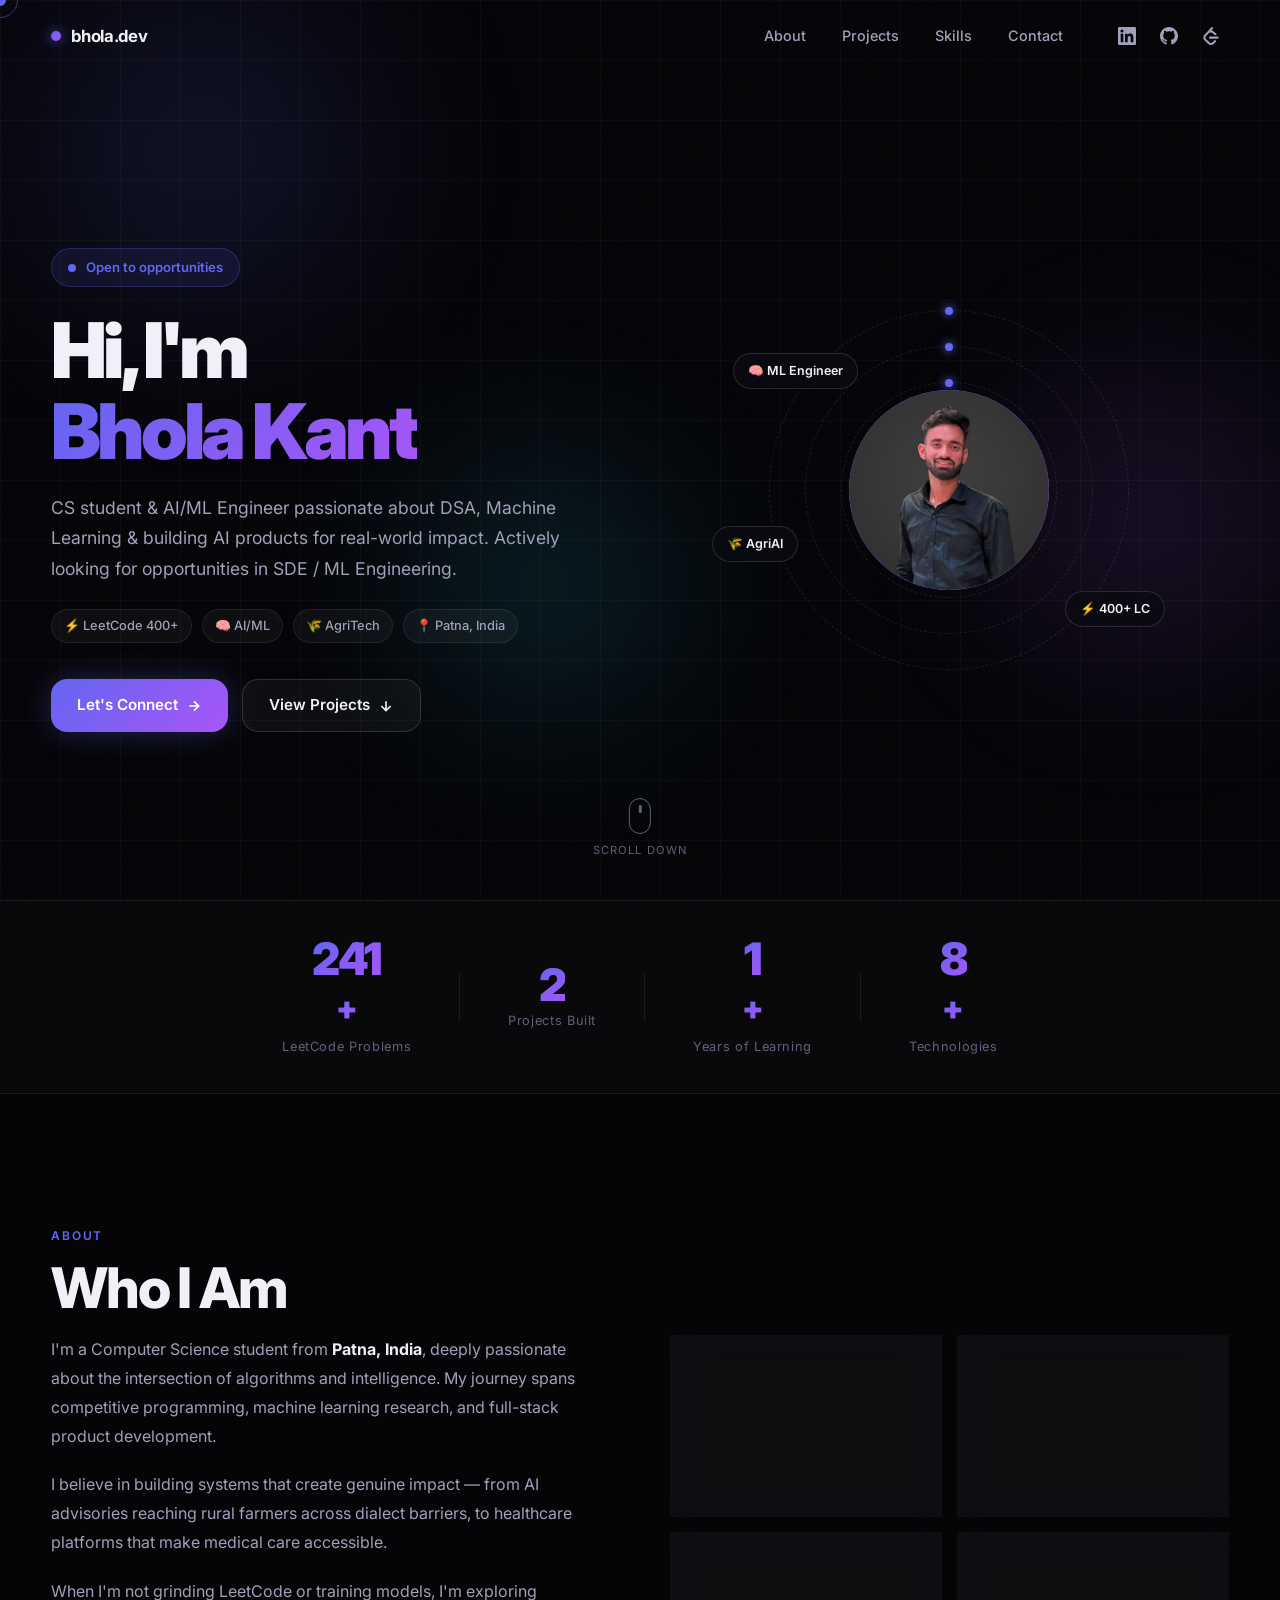
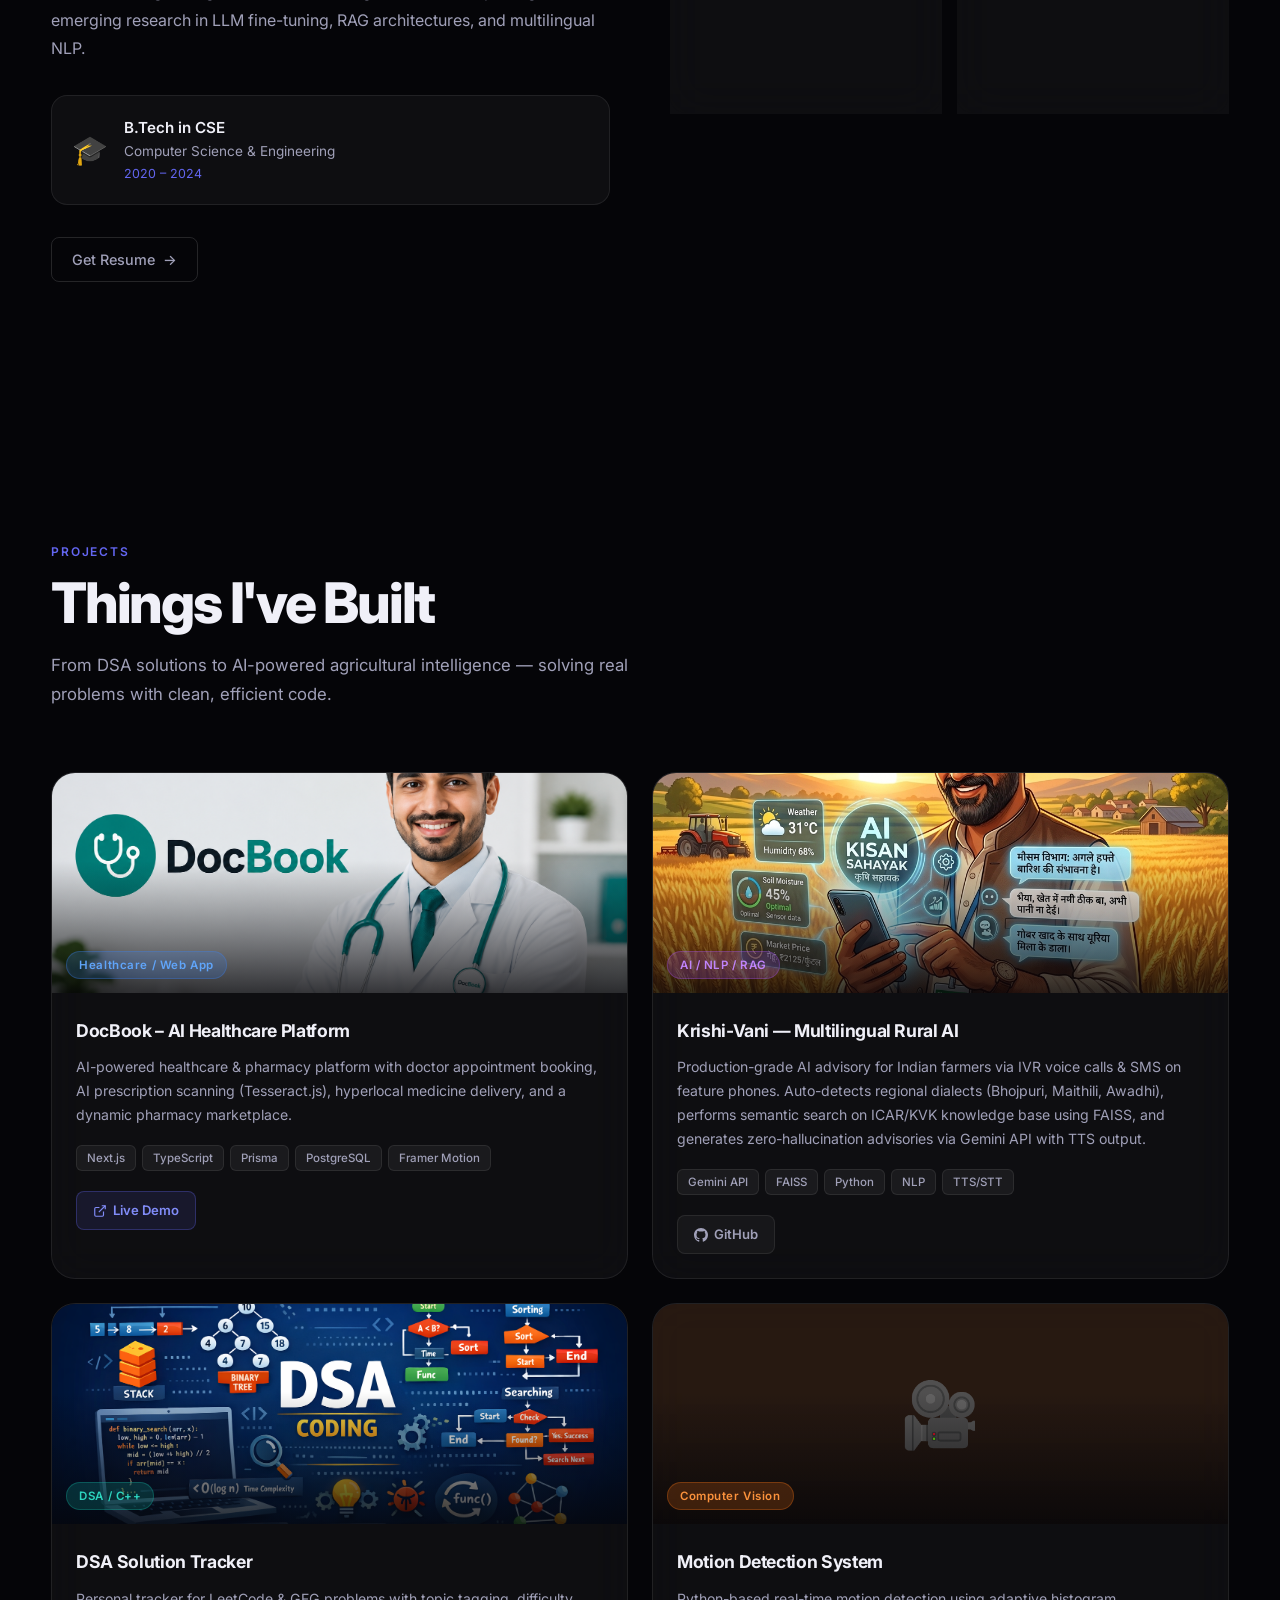
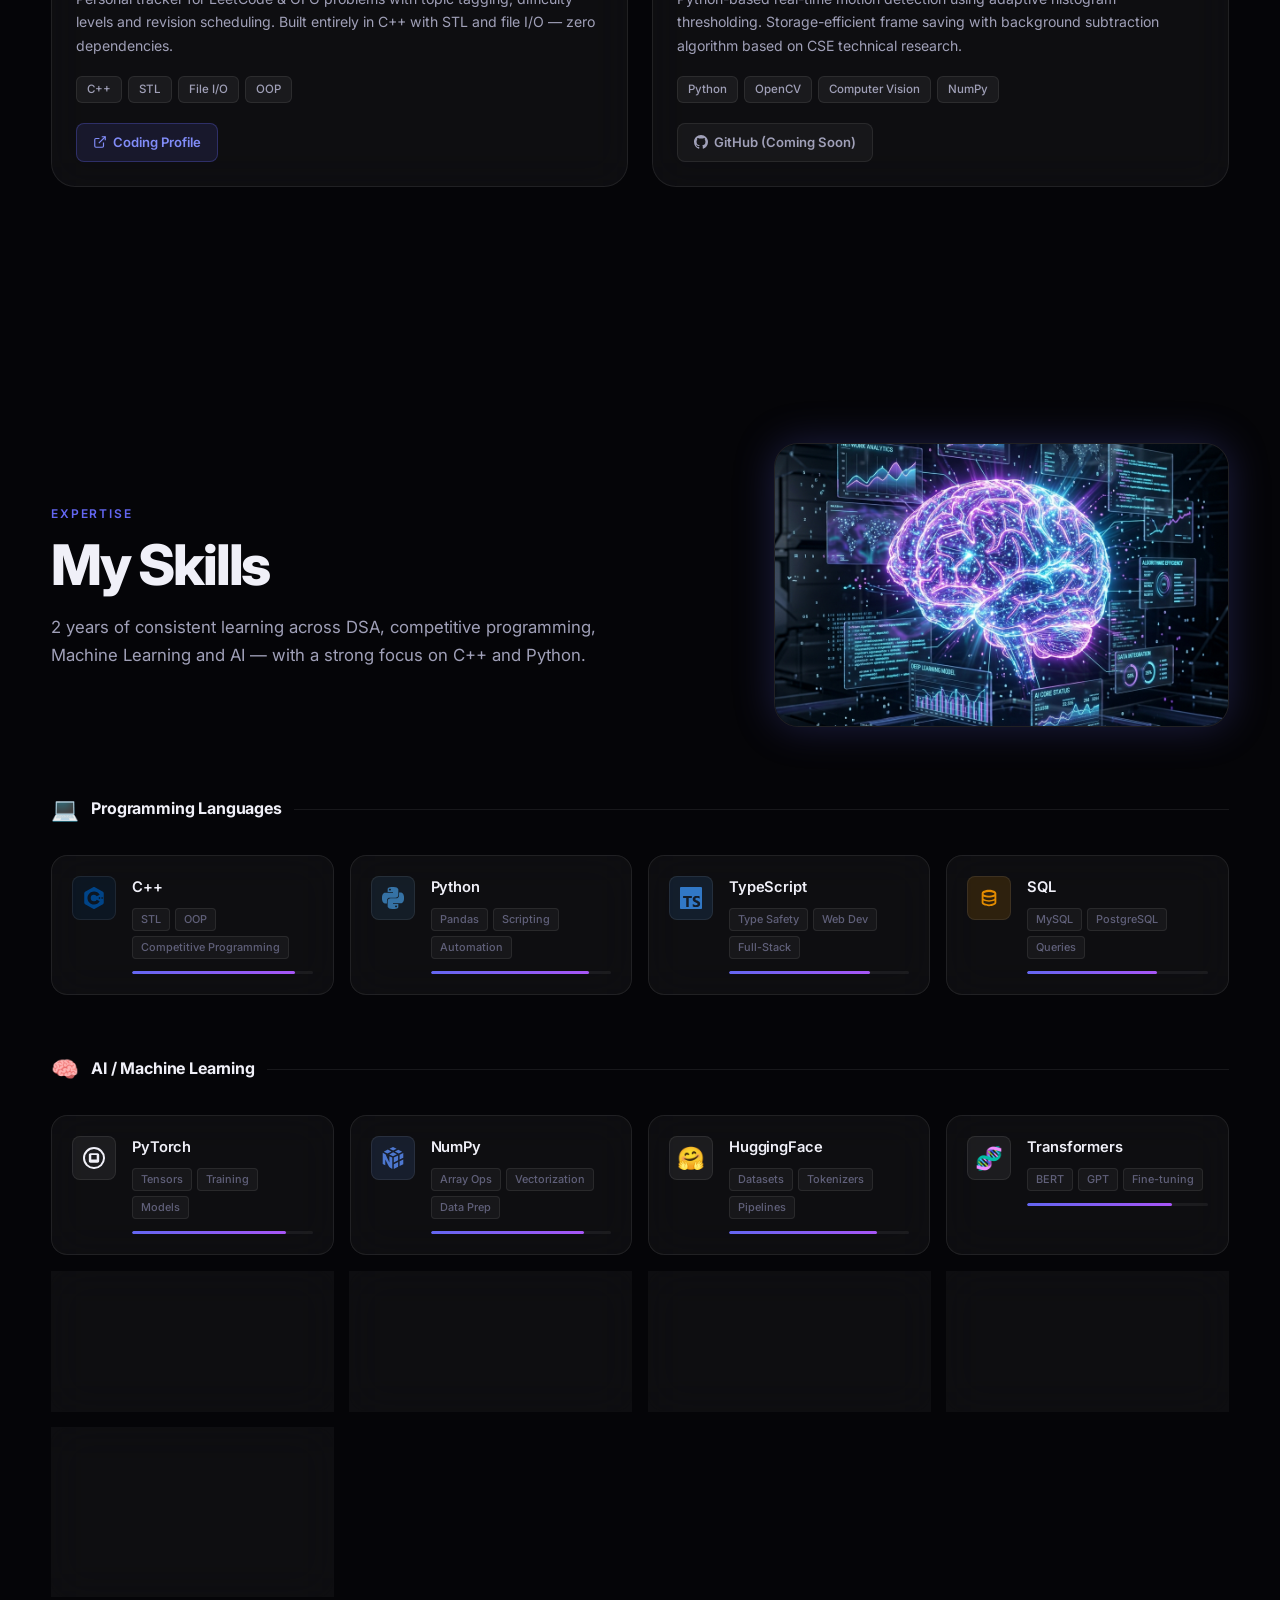
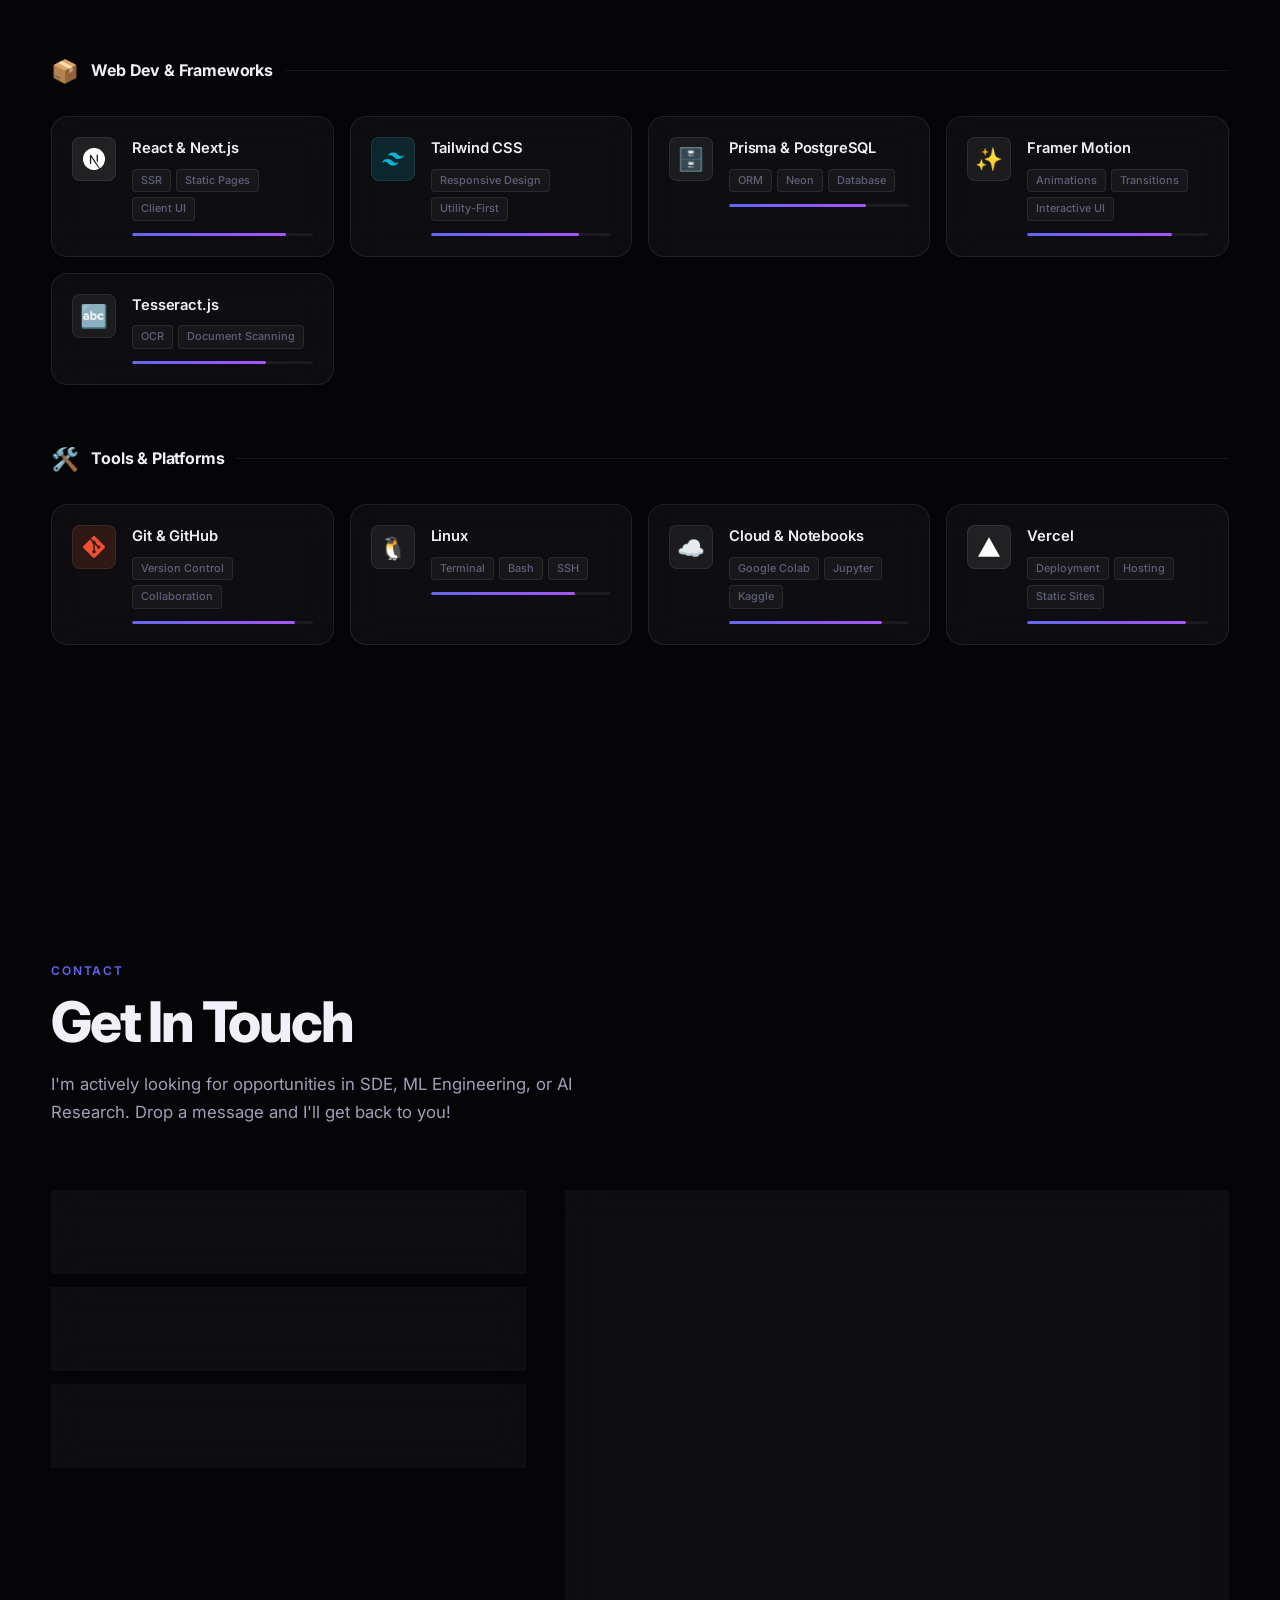
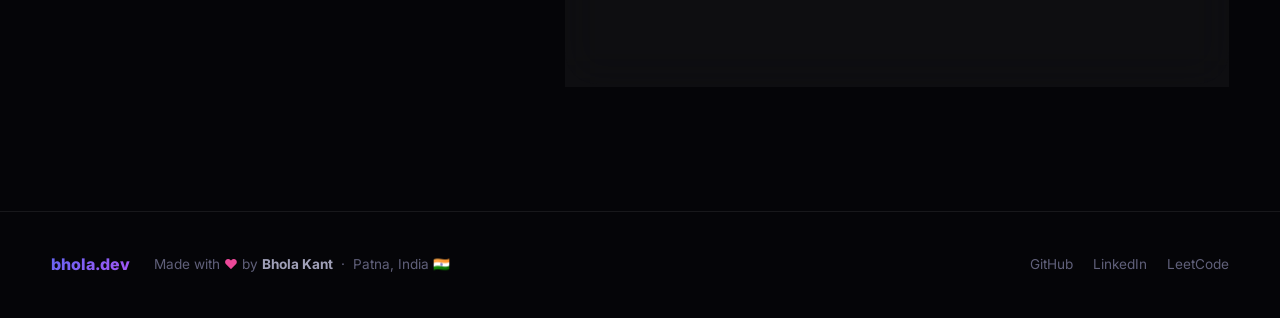
<file: index.html>
<!DOCTYPE html>
<html lang="en">
<head>
  <meta charset="UTF-8" />
  <meta name="viewport" content="width=device-width, initial-scale=1.0" />
  <title>Bhola Kant — AI/ML Engineer & SDE</title>
  <meta name="description" content="Bhola Kant — CS student & AI/ML Engineer passionate about DSA, Machine Learning & building AI products for real-world impact. Portfolio showcasing projects in NLP, Computer Vision, RAG, and LLM fine-tuning." />
  <meta name="keywords" content="Bhola Kant, AI Engineer, ML Engineer, SDE, Portfolio, NLP, Computer Vision, LLM, RAG, FAISS, Gemini API" />
  <meta name="author" content="Bhola Kant" />
  <meta property="og:title" content="Bhola Kant — AI/ML Engineer & SDE" />
  <meta property="og:description" content="CS student passionate about DSA, Machine Learning & building AI products for real-world impact." />
  <meta property="og:type" content="website" />
  <link rel="preconnect" href="https://fonts.googleapis.com" />
  <link rel="preconnect" href="https://fonts.gstatic.com" crossorigin />
  <link href="https://fonts.googleapis.com/css2?family=Inter:wght@300;400;500;600;700;800;900&family=JetBrains+Mono:wght@400;500;600;700&display=swap" rel="stylesheet" />
  <link rel="stylesheet" href="style.css" />
</head>
<body>

  <!-- CURSOR -->
  <div id="cursor" class="cursor"></div>
  <div id="cursor-follower" class="cursor-follower"></div>

  <!-- LOADING SCREEN -->
  <div id="loader" class="loader">
    <div class="loader-inner">
      <div class="loader-logo">BK</div>
      <div class="loader-bar"><div class="loader-fill"></div></div>
    </div>
  </div>

  <!-- AURORA BACKGROUND -->
  <div class="aurora-bg">
    <div class="aurora-blob aurora-1"></div>
    <div class="aurora-blob aurora-2"></div>
    <div class="aurora-blob aurora-3"></div>
  </div>
  <div class="grid-overlay"></div>
  <div class="noise-overlay"></div>

  <!-- NAVIGATION -->
  <nav id="nav" class="nav">
    <div class="nav-inner">
      <a href="#hero" class="nav-brand">
        <span class="brand-dot"></span>
        <span class="brand-text">bhola.dev</span>
      </a>
      <ul class="nav-links">
        <li><a href="#about" class="nav-link">About</a></li>
        <li><a href="#projects" class="nav-link">Projects</a></li>
        <li><a href="#skills" class="nav-link">Skills</a></li>
        <li><a href="#contact" class="nav-link">Contact</a></li>
      </ul>
      <div class="nav-actions">
        <a href="https://www.linkedin.com/in/bhola-kant-8728a21a1/" target="_blank" class="nav-icon-btn" title="LinkedIn" aria-label="LinkedIn">
          <svg viewBox="0 0 24 24" fill="currentColor"><path d="M20.447 20.452h-3.554v-5.569c0-1.328-.027-3.037-1.852-3.037-1.853 0-2.136 1.445-2.136 2.939v5.667H9.351V9h3.414v1.561h.046c.477-.9 1.637-1.85 3.37-1.85 3.601 0 4.267 2.37 4.267 5.455v6.286zM5.337 7.433a2.062 2.062 0 01-2.063-2.065 2.064 2.064 0 112.063 2.065zm1.782 13.019H3.555V9h3.564v11.452zM22.225 0H1.771C.792 0 0 .774 0 1.729v20.542C0 23.227.792 24 1.771 24h20.451C23.2 24 24 23.227 24 22.271V1.729C24 .774 23.2 0 22.222 0h.003z"/></svg>
        </a>
        <a href="https://github.com/BHOLA12" target="_blank" class="nav-icon-btn" title="GitHub" aria-label="GitHub">
          <svg viewBox="0 0 24 24" fill="currentColor"><path d="M12 0C5.374 0 0 5.373 0 12c0 5.302 3.438 9.8 8.207 11.387.599.111.793-.261.793-.577v-2.234c-3.338.726-4.033-1.416-4.033-1.416-.546-1.387-1.333-1.756-1.333-1.756-1.089-.745.083-.729.083-.729 1.205.084 1.839 1.237 1.839 1.237 1.07 1.834 2.807 1.304 3.492.997.107-.775.418-1.305.762-1.604-2.665-.305-5.467-1.334-5.467-5.931 0-1.311.469-2.381 1.236-3.221-.124-.303-.535-1.524.117-3.176 0 0 1.008-.322 3.301 1.23A11.509 11.509 0 0112 5.803c1.02.005 2.047.138 3.006.404 2.291-1.552 3.297-1.23 3.297-1.23.653 1.653.242 2.874.118 3.176.77.84 1.235 1.911 1.235 3.221 0 4.609-2.807 5.624-5.479 5.921.43.372.823 1.102.823 2.222v3.293c0 .319.192.694.801.576C20.566 21.797 24 17.3 24 12c0-6.627-5.373-12-12-12z"/></svg>
        </a>
        <a href="https://leetcode.com/u/kashyapbholakant/" target="_blank" class="nav-icon-btn lc-btn" title="LeetCode" aria-label="LeetCode">
          <svg viewBox="0 0 24 24" fill="currentColor"><path d="M13.483 0a1.374 1.374 0 0 0-.961.438L7.116 6.226l-3.854 4.126a5.266 5.266 0 0 0-1.209 2.104 5.35 5.35 0 0 0-.125.513 5.527 5.527 0 0 0 .062 2.362 5.83 5.83 0 0 0 .349 1.017 5.938 5.938 0 0 0 1.271 1.818l4.277 4.193.039.038c2.248 2.165 5.852 2.133 8.063-.074l2.396-2.392c.54-.54.54-1.414.003-1.955a1.378 1.378 0 0 0-1.951-.003l-2.396 2.392a3.021 3.021 0 0 1-4.205.038l-.02-.019-4.276-4.193c-.652-.64-.972-1.469-.948-2.263a2.68 2.68 0 0 1 .066-.523 2.545 2.545 0 0 1 .619-1.164L9.13 8.114c1.058-1.134 3.204-1.27 4.43-.278l3.501 2.831c.593.48 1.461.387 1.94-.207a1.384 1.384 0 0 0-.207-1.943l-3.5-2.831c-.8-.647-1.766-1.045-2.774-1.202l2.015-2.158A1.384 1.384 0 0 0 13.483 0zm-2.866 12.815a1.38 1.38 0 0 0-1.38 1.382 1.38 1.38 0 0 0 1.38 1.382H20.79a1.38 1.38 0 0 0 1.38-1.382 1.38 1.38 0 0 0-1.38-1.382z"/></svg>
        </a>
      </div>
      <button id="menu-toggle" class="menu-toggle" aria-label="Toggle menu">
        <span></span><span></span><span></span>
      </button>
    </div>
  </nav>
  <!-- MOBILE MENU -->
  <div id="mobile-menu" class="mobile-menu">
    <a href="#about" class="mobile-link">About</a>
    <a href="#projects" class="mobile-link">Projects</a>
    <a href="#skills" class="mobile-link">Skills</a>
    <a href="#contact" class="mobile-link">Contact</a>
  </div>

  <!-- ═══════════════════════════════════════ HERO ═══════════════════════════════════════ -->
  <section id="hero" class="hero">
    <div class="hero-container">
      <div class="hero-left">
        <div class="hero-badge reveal">
          <span class="badge-pulse"></span>
          <span>Open to opportunities</span>
        </div>
        <h1 class="hero-heading reveal delay-1">
          Hi, I'm<br>
          <span class="gradient-text">Bhola Kant</span>
        </h1>
        <p class="hero-sub reveal delay-2">
          CS student & AI/ML Engineer passionate about DSA, Machine Learning &amp; building AI products for real-world impact. Actively looking for opportunities in SDE / ML Engineering.
        </p>
        <div class="hero-tags reveal delay-3">
          <span class="htag">⚡ LeetCode 400+</span>
          <span class="htag">🧠 AI/ML</span>
          <span class="htag">🌾 AgriTech</span>
          <span class="htag">📍 Patna, India</span>
        </div>
        <div class="hero-ctas reveal delay-4">
          <a href="#contact" class="btn-primary magnetic" id="cta-connect">
            Let's Connect
            <svg width="16" height="16" viewBox="0 0 24 24" fill="none" stroke="currentColor" stroke-width="2.5"><path d="M5 12h14M12 5l7 7-7 7"/></svg>
          </a>
          <a href="#projects" class="btn-ghost magnetic" id="cta-projects">
            View Projects
            <svg width="16" height="16" viewBox="0 0 24 24" fill="none" stroke="currentColor" stroke-width="2.5"><path d="M12 5v14M5 12l7 7 7-7"/></svg>
          </a>
        </div>
      </div>
      <div class="hero-right reveal delay-2">
        <div class="photo-orbit">
          <div class="orbit-ring r1"><span class="o-dot"></span></div>
          <div class="orbit-ring r2"><span class="o-dot"></span></div>
          <div class="orbit-ring r3"><span class="o-dot"></span></div>
          <div class="photo-frame">
            <div class="photo-glow"></div>
            <img src="profile.jpeg" alt="Bhola Kant — AI/ML Engineer" class="photo-img" />
          </div>
          <!-- Floating chips -->
          <div class="float-chip chip-1">🧠 ML Engineer</div>
          <div class="float-chip chip-2">⚡ 400+ LC</div>
          <div class="float-chip chip-3">🌾 AgriAI</div>
        </div>
      </div>
    </div>
    <!-- Scroll indicator -->
    <div class="scroll-hint">
      <div class="scroll-mouse"><div class="scroll-wheel"></div></div>
      <span>scroll down</span>
    </div>
  </section>

  <!-- ══════════════════════════════════════ STATS ══════════════════════════════════════ -->
  <section class="stats-strip reveal">
    <div class="stats-inner">
      <div class="stat-item">
        <span class="stat-num" data-target="400">0</span><span class="stat-plus">+</span>
        <span class="stat-label">LeetCode Problems</span>
      </div>
      <div class="stat-divider"></div>
      <div class="stat-item">
        <span class="stat-num" data-target="4">0</span>
        <span class="stat-label">Projects Built</span>
      </div>
      <div class="stat-divider"></div>
      <div class="stat-item">
        <span class="stat-num" data-target="2">0</span><span class="stat-plus">+</span>
        <span class="stat-label">Years of Learning</span>
      </div>
      <div class="stat-divider"></div>
      <div class="stat-item">
        <span class="stat-num" data-target="15">0</span><span class="stat-plus">+</span>
        <span class="stat-label">Technologies</span>
      </div>
    </div>
  </section>

  <!-- ══════════════════════════════════════ ABOUT ══════════════════════════════════════ -->
  <section id="about" class="about-sec">
    <div class="section-container">
      <div class="section-label reveal">About</div>
      <h2 class="section-title reveal delay-1">Who I Am</h2>
      <div class="about-grid">
        <div class="about-text reveal delay-2">
          <p>I'm a Computer Science student from <strong>Patna, India</strong>, deeply passionate about the intersection of algorithms and intelligence. My journey spans competitive programming, machine learning research, and full-stack product development.</p>
          <p>I believe in building systems that create genuine impact — from AI advisories reaching rural farmers across dialect barriers, to healthcare platforms that make medical care accessible.</p>
          <p>When I'm not grinding LeetCode or training models, I'm exploring emerging research in LLM fine-tuning, RAG architectures, and multilingual NLP.</p>
          <div class="about-edu">
            <div class="edu-card reveal delay-3">
              <div class="edu-icon">🎓</div>
              <div>
                <div class="edu-degree">B.Tech in CSE</div>
                <div class="edu-school">Computer Science & Engineering</div>
                <div class="edu-year">2020 – 2024</div>
              </div>
            </div>
          </div>
          <a href="#contact" class="btn-outline magnetic">Get Resume &nbsp;→</a>
        </div>
        <div class="about-cards reveal delay-3">
          <div class="info-card glass">
            <div class="info-icon">🎯</div>
            <div class="info-title">Focus Areas</div>
            <div class="info-body">AI/ML Engineering, NLP, RAG Systems, Full-Stack Dev, Competitive Programming</div>
          </div>
          <div class="info-card glass">
            <div class="info-icon">📍</div>
            <div class="info-title">Location</div>
            <div class="info-body">Patna, Bihar, India 🇮🇳<br>Open to Remote & Relocation</div>
          </div>
          <div class="info-card glass">
            <div class="info-icon">🚀</div>
            <div class="info-title">Looking For</div>
            <div class="info-body">SDE / ML Engineering internships & full-time roles</div>
          </div>
          <div class="info-card glass">
            <div class="info-icon">⚡</div>
            <div class="info-title">Currently</div>
            <div class="info-body">Building Krishi-Vani — multilingual rural AI platform powered by Gemini API</div>
          </div>
        </div>
      </div>
    </div>
  </section>

  <!-- ════════════════════════════════════ PROJECTS ════════════════════════════════════ -->
  <section id="projects" class="projects-sec">
    <div class="section-container">
      <div class="section-label reveal">Projects</div>
      <h2 class="section-title reveal delay-1">Things I've Built</h2>
      <p class="section-sub reveal delay-2">From DSA solutions to AI-powered agricultural intelligence — solving real problems with clean, efficient code.</p>
      <div class="projects-grid">

        <!-- DocBook -->
        <div class="proj-card glass reveal delay-1" data-tilt>
          <div class="proj-thumb thumb-blue">
            <img src="docbook-doctor.png" alt="DocBook AI Healthcare Platform" class="proj-img-cover" />
            <div class="proj-thumb-overlay"></div>
            <div class="proj-badge badge-blue">Healthcare / Web App</div>
          </div>
          <div class="proj-body">
            <h3 class="proj-title">DocBook – AI Healthcare Platform</h3>
            <p class="proj-desc">AI-powered healthcare &amp; pharmacy platform with doctor appointment booking, AI prescription scanning (Tesseract.js), hyperlocal medicine delivery, and a dynamic pharmacy marketplace.</p>
            <div class="proj-stack">
              <span class="stack-chip">Next.js</span>
              <span class="stack-chip">TypeScript</span>
              <span class="stack-chip">Prisma</span>
              <span class="stack-chip">PostgreSQL</span>
              <span class="stack-chip">Framer Motion</span>
            </div>
            <div class="proj-actions">
              <a href="https://doctor-booking-git-main-bhola12s-projects.vercel.app/" target="_blank" class="proj-btn btn-live">
                <svg width="14" height="14" viewBox="0 0 24 24" fill="none" stroke="currentColor" stroke-width="2"><path d="M18 13v6a2 2 0 0 1-2 2H5a2 2 0 0 1-2-2V8a2 2 0 0 1 2-2h6"/><polyline points="15 3 21 3 21 9"/><line x1="10" y1="14" x2="21" y2="3"/></svg>
                Live Demo
              </a>
            </div>
          </div>
        </div>

        <!-- Krishi-Vani -->
        <div class="proj-card glass reveal delay-2" data-tilt>
          <div class="proj-thumb thumb-purple">
            <img src="krishi_vani.png" alt="Krishi-Vani Multilingual Rural AI Platform" class="proj-img-cover" />
            <div class="proj-thumb-overlay"></div>
            <div class="proj-badge badge-purple">AI / NLP / RAG</div>
          </div>
          <div class="proj-body">
            <h3 class="proj-title">Krishi-Vani — Multilingual Rural AI</h3>
            <p class="proj-desc">Production-grade AI advisory for Indian farmers via IVR voice calls &amp; SMS on feature phones. Auto-detects regional dialects (Bhojpuri, Maithili, Awadhi), performs semantic search on ICAR/KVK knowledge base using FAISS, and generates zero-hallucination advisories via Gemini API with TTS output.</p>
            <div class="proj-stack">
              <span class="stack-chip">Gemini API</span>
              <span class="stack-chip">FAISS</span>
              <span class="stack-chip">Python</span>
              <span class="stack-chip">NLP</span>
              <span class="stack-chip">TTS/STT</span>
            </div>
            <div class="proj-actions">
              <a href="https://github.com/BHOLA12/krishi" target="_blank" class="proj-btn btn-github">
                <svg width="14" height="14" viewBox="0 0 24 24" fill="currentColor"><path d="M12 0C5.374 0 0 5.373 0 12c0 5.302 3.438 9.8 8.207 11.387.599.111.793-.261.793-.577v-2.234c-3.338.726-4.033-1.416-4.033-1.416-.546-1.387-1.333-1.756-1.333-1.756-1.089-.745.083-.729.083-.729 1.205.084 1.839 1.237 1.839 1.237 1.07 1.834 2.807 1.304 3.492.997.107-.775.418-1.305.762-1.604-2.665-.305-5.467-1.334-5.467-5.931 0-1.311.469-2.381 1.236-3.221-.124-.303-.535-1.524.117-3.176 0 0 1.008-.322 3.301 1.23A11.509 11.509 0 0112 5.803c1.02.005 2.047.138 3.006.404 2.291-1.552 3.297-1.23 3.297-1.23.653 1.653.242 2.874.118 3.176.77.84 1.235 1.911 1.235 3.221 0 4.609-2.807 5.624-5.479 5.921.43.372.823 1.102.823 2.222v3.293c0 .319.192.694.801.576C20.566 21.797 24 17.3 24 12c0-6.627-5.373-12-12-12z"/></svg>
                GitHub
              </a>
            </div>
          </div>
        </div>

        <!-- DSA Tracker -->
        <div class="proj-card glass reveal delay-3" data-tilt>
          <div class="proj-thumb thumb-teal">
            <img src="dsa-project.png" alt="DSA Solution Tracker" class="proj-img-cover" />
            <div class="proj-thumb-overlay"></div>
            <div class="proj-badge badge-teal">DSA / C++</div>
          </div>
          <div class="proj-body">
            <h3 class="proj-title">DSA Solution Tracker</h3>
            <p class="proj-desc">Personal tracker for LeetCode &amp; GFG problems with topic tagging, difficulty levels and revision scheduling. Built entirely in C++ with STL and file I/O — zero dependencies.</p>
            <div class="proj-stack">
              <span class="stack-chip">C++</span>
              <span class="stack-chip">STL</span>
              <span class="stack-chip">File I/O</span>
              <span class="stack-chip">OOP</span>
            </div>
            <div class="proj-actions">
              <a href="https://codolio.com/profile/BHOLa" target="_blank" class="proj-btn btn-live">
                <svg width="14" height="14" viewBox="0 0 24 24" fill="none" stroke="currentColor" stroke-width="2"><path d="M18 13v6a2 2 0 0 1-2 2H5a2 2 0 0 1-2-2V8a2 2 0 0 1 2-2h6"/><polyline points="15 3 21 3 21 9"/><line x1="10" y1="14" x2="21" y2="3"/></svg>
                Coding Profile
              </a>
            </div>
          </div>
        </div>

        <!-- Motion Detection -->
        <div class="proj-card glass reveal delay-4" data-tilt>
          <div class="proj-thumb thumb-orange">
            <div class="proj-emoji-cover">🎥</div>
            <div class="proj-thumb-overlay"></div>
            <div class="proj-badge badge-orange">Computer Vision</div>
          </div>
          <div class="proj-body">
            <h3 class="proj-title">Motion Detection System</h3>
            <p class="proj-desc">Python-based real-time motion detection using adaptive histogram thresholding. Storage-efficient frame saving with background subtraction algorithm based on CSE technical research.</p>
            <div class="proj-stack">
              <span class="stack-chip">Python</span>
              <span class="stack-chip">OpenCV</span>
              <span class="stack-chip">Computer Vision</span>
              <span class="stack-chip">NumPy</span>
            </div>
            <div class="proj-actions">
              <a href="#" class="proj-btn btn-github">
                <svg width="14" height="14" viewBox="0 0 24 24" fill="currentColor"><path d="M12 0C5.374 0 0 5.373 0 12c0 5.302 3.438 9.8 8.207 11.387.599.111.793-.261.793-.577v-2.234c-3.338.726-4.033-1.416-4.033-1.416-.546-1.387-1.333-1.756-1.333-1.756-1.089-.745.083-.729.083-.729 1.205.084 1.839 1.237 1.839 1.237 1.07 1.834 2.807 1.304 3.492.997.107-.775.418-1.305.762-1.604-2.665-.305-5.467-1.334-5.467-5.931 0-1.311.469-2.381 1.236-3.221-.124-.303-.535-1.524.117-3.176 0 0 1.008-.322 3.301 1.23A11.509 11.509 0 0112 5.803c1.02.005 2.047.138 3.006.404 2.291-1.552 3.297-1.23 3.297-1.23.653 1.653.242 2.874.118 3.176.77.84 1.235 1.911 1.235 3.221 0 4.609-2.807 5.624-5.479 5.921.43.372.823 1.102.823 2.222v3.293c0 .319.192.694.801.576C20.566 21.797 24 17.3 24 12c0-6.627-5.373-12-12-12z"/></svg>
                GitHub (Coming Soon)
              </a>
            </div>
          </div>
        </div>

      </div>
    </div>
  </section>

  <!-- ════════════════════════════════════ SKILLS ════════════════════════════════════ -->
  <section id="skills" class="skills-sec">
    <div class="section-container">
      <div class="skills-header-grid">
        <div class="skills-header-left">
          <div class="section-label reveal">Expertise</div>
          <h2 class="section-title reveal delay-1">My Skills</h2>
          <p class="section-sub reveal delay-2" style="margin-bottom: 0;">2 years of consistent learning across DSA, competitive programming, Machine Learning and AI — with a strong focus on C++ and Python.</p>
        </div>
        <div class="skills-header-right reveal delay-3">
          <div class="skills-visual-box glass" data-tilt>
            <img src="skills_visual.png" alt="AI & ML Neural Network Visual" />
          </div>
        </div>
      </div>

      <!-- Languages -->
      <div class="skill-category reveal">
        <div class="skill-cat-header">
          <span class="cat-icon">💻</span>
          <h3 class="cat-title">Programming Languages</h3>
          <div class="cat-line"></div>
        </div>
        <div class="skill-grid">
          <div class="skill-card glass" style="--bar:90%">
            <div class="sk-icon-wrap sk-cpp">
              <svg viewBox="0 0 24 24" fill="currentColor"><path d="M22.394 6c-.167-.29-.398-.543-.652-.69L12.926.22c-.509-.294-1.34-.294-1.848 0L2.26 5.31c-.508.293-.923 1.013-.923 1.6v10.18c0 .294.104.62.271.91.167.29.398.543.652.69l8.816 5.09c.508.293 1.34.293 1.848 0l8.816-5.09c.254-.147.485-.4.652-.69.167-.29.27-.616.27-.91V6.91c.003-.294-.1-.62-.268-.91zM12 19.11c-3.92 0-7.109-3.19-7.109-7.11 0-3.92 3.19-7.11 7.109-7.11a7.133 7.133 0 016.156 3.553l-3.076 1.78a3.567 3.567 0 00-3.08-1.78A3.555 3.555 0 008.444 12 3.555 3.555 0 0012 15.555a3.57 3.57 0 003.08-1.778l3.077 1.78A7.135 7.135 0 0112 19.11zm7.11-6.715h-.79v.79h-.79v-.79h-.79v-.79h.79v-.79h.79v.79h.79zm2.962 0h-.79v.79h-.79v-.79h-.79v-.79h.79v-.79h.79v.79h.79z"/></svg>
            </div>
            <div class="sk-content">
              <div class="sk-name">C++</div>
              <div class="sk-chips"><span>STL</span><span>OOP</span><span>Competitive Programming</span></div>
              <div class="sk-bar"><div class="sk-fill"></div></div>
            </div>
          </div>
          <div class="skill-card glass" style="--bar:88%">
            <div class="sk-icon-wrap sk-python">
              <svg viewBox="0 0 24 24" fill="currentColor"><path d="M14.25.18l.9.2.73.26.59.3.45.32.34.34.25.34.16.33.1.3.04.26.02.2-.01.13V8.5l-.05.63-.13.55-.21.46-.26.38-.3.31-.33.25-.35.19-.35.14-.33.1-.3.07-.26.04-.21.02H8.77l-.69.05-.59.14-.5.22-.41.27-.33.32-.27.35-.2.36-.15.37-.1.35-.07.32-.04.27-.02.21v3.06H3.17l-.21-.03-.28-.07-.32-.12-.35-.18-.36-.26-.36-.36-.35-.46-.32-.59-.28-.73-.21-.88-.14-1.05-.05-1.23.06-1.22.16-1.04.24-.87.32-.71.36-.57.4-.44.42-.33.42-.24.4-.16.36-.1.32-.05.24-.01h.16l.06.01h8.16v-.83H6.18l-.01-2.75-.02-.37.05-.34.11-.31.17-.28.25-.26.31-.23.38-.2.44-.18.51-.15.58-.12.64-.1.71-.06.77-.04.84-.02 1.27.05 1.07.13zm-6.3 1.98l-.23.33-.08.41.08.41.23.34.33.22.41.09.41-.09.33-.22.23-.34.08-.41-.08-.41-.23-.33-.33-.22-.41-.09-.41.09zm13.09 3.95l.28.06.32.12.35.18.36.27.36.35.35.47.32.59.28.73.21.88.14 1.04.05 1.23-.06 1.23-.16 1.04-.24.86-.32.71-.36.57-.4.45-.42.33-.42.24-.4.16-.36.09-.32.05-.24.02-.16-.01h-8.22v.82h5.84l.01 2.76.02.36-.05.34-.11.31-.17.29-.25.25-.31.24-.38.2-.44.17-.51.15-.58.13-.64.09-.71.07-.77.04-.84.01-1.27-.04-1.07-.14-.9-.2-.73-.25-.59-.3-.45-.33-.34-.34-.25-.34-.16-.33-.1-.3-.04-.25-.02-.2.01-.13v-5.34l.05-.64.13-.54.21-.46.26-.38.3-.32.33-.24.35-.2.35-.14.33-.1.3-.06.26-.04.21-.02.13-.01h5.84l.69-.05.59-.14.5-.21.41-.28.33-.32.27-.35.2-.36.15-.36.1-.35.07-.32.04-.28.02-.21V6.07h2.09l.14.01.21.03zm-6.47 14.25l-.23.33-.08.41.08.41.23.33.33.23.41.08.41-.08.33-.23.23-.33.08-.41-.08-.41-.23-.33-.33-.23-.41-.08-.41.08z"/></svg>
            </div>
            <div class="sk-content">
              <div class="sk-name">Python</div>
              <div class="sk-chips"><span>Pandas</span><span>Scripting</span><span>Automation</span></div>
              <div class="sk-bar"><div class="sk-fill"></div></div>
            </div>
          </div>
          <div class="skill-card glass" style="--bar:78%">
            <div class="sk-icon-wrap sk-ts">
              <svg viewBox="0 0 24 24" fill="currentColor"><path d="M1.125 0C.502 0 0 .502 0 1.125v21.75C0 23.498.502 24 1.125 24h21.75c.623 0 1.125-.502 1.125-1.125V1.125C24 .502 23.498 0 22.875 0zm17.363 9.75c.612 0 1.154.037 1.627.111a6.38 6.38 0 0 1 1.306.34v2.458a3.95 3.95 0 0 0-.643-.361 5.093 5.093 0 0 0-.717-.26 5.453 5.453 0 0 0-1.426-.2c-.3 0-.573.028-.819.086a2.1 2.1 0 0 0-.623.242c-.17.104-.3.229-.393.374a.888.888 0 0 0-.14.49c0 .196.053.373.156.529.104.156.252.304.443.444s.423.276.696.41c.273.135.582.274.926.416.47.197.892.407 1.266.628.374.222.695.473.963.753.268.279.472.598.614.957.142.359.214.776.214 1.253 0 .657-.125 1.21-.373 1.656a3.033 3.033 0 0 1-1.012 1.085 4.38 4.38 0 0 1-1.487.596c-.566.12-1.163.18-1.79.18a9.916 9.916 0 0 1-1.84-.164 5.544 5.544 0 0 1-1.512-.493v-2.63a5.033 5.033 0 0 0 3.237 1.2c.333 0 .624-.03.872-.09.249-.06.456-.144.623-.25.166-.108.29-.234.373-.38a1.023 1.023 0 0 0-.074-1.089 2.12 2.12 0 0 0-.537-.5 5.597 5.597 0 0 0-.807-.444 27.72 27.72 0 0 0-1.007-.436c-.918-.383-1.602-.852-2.053-1.405-.45-.553-.676-1.222-.676-2.005 0-.614.123-1.141.369-1.582.246-.441.58-.804 1.004-1.089a4.494 4.494 0 0 1 1.47-.629 7.536 7.536 0 0 1 1.77-.201zm-15.113.188h9.563v2.166H9.506v9.646H6.789v-9.646H3.375z"/></svg>
            </div>
            <div class="sk-content">
              <div class="sk-name">TypeScript</div>
              <div class="sk-chips"><span>Type Safety</span><span>Web Dev</span><span>Full-Stack</span></div>
              <div class="sk-bar"><div class="sk-fill"></div></div>
            </div>
          </div>
          <div class="skill-card glass" style="--bar:72%">
            <div class="sk-icon-wrap sk-sql">
              <svg viewBox="0 0 24 24" fill="currentColor"><path d="M12 3C7.58 3 4 4.79 4 7v10c0 2.21 3.59 4 8 4s8-1.79 8-4V7c0-2.21-3.58-4-8-4zm6 14c0 .5-2.13 2-6 2s-6-1.5-6-2v-2.23c1.61.78 3.72 1.23 6 1.23s4.39-.45 6-1.23V17zm0-4.5c0 .5-2.13 2-6 2s-6-1.5-6-2v-2.23C7.61 11.05 9.72 11.5 12 11.5s4.39-.45 6-1.23V12.5zM12 9.5C8.13 9.5 6 8 6 7.5S8.13 5.5 12 5.5 18 7 18 7.5 15.87 9.5 12 9.5z"/></svg>
            </div>
            <div class="sk-content">
              <div class="sk-name">SQL</div>
              <div class="sk-chips"><span>MySQL</span><span>PostgreSQL</span><span>Queries</span></div>
              <div class="sk-bar"><div class="sk-fill"></div></div>
            </div>
          </div>
        </div>
      </div>

      <!-- AI / ML -->
      <div class="skill-category reveal">
        <div class="skill-cat-header">
          <span class="cat-icon">🧠</span>
          <h3 class="cat-title">AI / Machine Learning</h3>
          <div class="cat-line"></div>
        </div>
        <div class="skill-grid">
          <div class="skill-card glass" style="--bar:85%">
            <div class="sk-icon-wrap sk-pt">
              <svg viewBox="0 0 24 24" fill="currentColor"><path d="M12.005.004a12 12 0 100 24 12 12 0 000-24zm-.004 2.16a9.84 9.84 0 110 19.68 9.84 9.84 0 010-19.68zM8.15 6.898c-.986 0-1.785.8-1.785 1.785v6.634c0 .986.8 1.785 1.785 1.785h7.7c.986 0 1.785-.8 1.785-1.785V8.683c0-.985-.8-1.785-1.785-1.785zm.893 1.786h5.914v5.022H9.043z"/></svg>
            </div>
            <div class="sk-content">
              <div class="sk-name">PyTorch</div>
              <div class="sk-chips"><span>Tensors</span><span>Training</span><span>Models</span></div>
              <div class="sk-bar"><div class="sk-fill"></div></div>
            </div>
          </div>
          <div class="skill-card glass" style="--bar:85%">
            <div class="sk-icon-wrap sk-numpy">
              <svg viewBox="0 0 128 128" fill="currentColor">
                <path d="m55.012 26.006-21.38-10.789L10.154 26.93l21.969 11.027Zm9.808 4.951L87.241 42.28 63.982 53.955l-22-11.043Zm29.948-15.581 23.037 11.552L97.2 37.272 74.735 25.938ZM84.853 10.4 64.113 0 43.598 10.24 64.97 21.014ZM68.64 99.702V128l25.122-12.537-.023-28.31ZM93.727 77.27l-.028-28.012-25.06 12.458V89.74Zm30.158-5.246v28.41l-21.43 10.69-.017-28.279zm0-9.935V34.25l-21.47 10.673.016 28.068z"/>
                <path d="m59.77 61.716-16.918-8.512V89.97s-20.7-44.033-22.612-47.99c-.246-.513-1.263-1.07-1.522-1.209-3.731-1.947-14.603-7.45-14.603-7.45v64.977l15.04 8.063V72.382s20.478 39.346 20.689 39.78c.214.429 2.257 4.57 4.459 6.028 2.92 1.939 15.458 9.477 15.458 9.477z"/>
              </svg>
            </div>
            <div class="sk-content">
              <div class="sk-name">NumPy</div>
              <div class="sk-chips"><span>Array Ops</span><span>Vectorization</span><span>Data Prep</span></div>
              <div class="sk-bar"><div class="sk-fill"></div></div>
            </div>
          </div>
          <div class="skill-card glass" style="--bar:82%">
            <div class="sk-icon-wrap sk-hf">🤗</div>
            <div class="sk-content">
              <div class="sk-name">HuggingFace</div>
              <div class="sk-chips"><span>Datasets</span><span>Tokenizers</span><span>Pipelines</span></div>
              <div class="sk-bar"><div class="sk-fill"></div></div>
            </div>
          </div>
          <div class="skill-card glass" style="--bar:80%">
            <div class="sk-icon-wrap sk-tr">🧬</div>
            <div class="sk-content">
              <div class="sk-name">Transformers</div>
              <div class="sk-chips"><span>BERT</span><span>GPT</span><span>Fine-tuning</span></div>
              <div class="sk-bar"><div class="sk-fill"></div></div>
            </div>
          </div>
          <div class="skill-card glass" style="--bar:88%">
            <div class="sk-icon-wrap sk-llm">🔬</div>
            <div class="sk-content">
              <div class="sk-name">LLM Fine-tuning</div>
              <div class="sk-chips"><span>QLoRA</span><span>Unsloth</span><span>PEFT</span><span>RAG</span></div>
              <div class="sk-bar"><div class="sk-fill"></div></div>
            </div>
          </div>
          <div class="skill-card glass" style="--bar:84%">
            <div class="sk-icon-wrap sk-nlp">🗣️</div>
            <div class="sk-content">
              <div class="sk-name">NLP &amp; Speech AI</div>
              <div class="sk-chips"><span>Translation</span><span>TTS/STT</span><span>Dialect Detection</span></div>
              <div class="sk-bar"><div class="sk-fill"></div></div>
            </div>
          </div>
          <div class="skill-card glass" style="--bar:86%">
            <div class="sk-icon-wrap sk-rag">🤖</div>
            <div class="sk-content">
              <div class="sk-name">LLM Integration &amp; RAG</div>
              <div class="sk-chips"><span>Gemini API</span><span>Prompt Eng.</span><span>FAISS</span></div>
              <div class="sk-bar"><div class="sk-fill"></div></div>
            </div>
          </div>
          <div class="skill-card glass" style="--bar:83%">
            <div class="sk-icon-wrap sk-dsa">⚡</div>
            <div class="sk-content">
              <div class="sk-name">DSA &amp; Problem Solving</div>
              <div class="sk-chips"><span>Arrays</span><span>Trees</span><span>Graphs</span><span>DP</span></div>
              <div class="sk-bar"><div class="sk-fill"></div></div>
            </div>
          </div>
          <div class="skill-card glass" style="--bar:78%">
            <div class="sk-icon-wrap sk-faiss">🔍</div>
            <div class="sk-content">
              <div class="sk-name">FAISS &amp; Vector Search</div>
              <div class="sk-chips"><span>Vector DB</span><span>Semantic Retrieval</span><span>Embeddings</span></div>
              <div class="sk-bar"><div class="sk-fill"></div></div>
            </div>
          </div>
        </div>
      </div>

      <!-- Web Dev & Frameworks -->
      <div class="skill-category reveal">
        <div class="skill-cat-header">
          <span class="cat-icon">📦</span>
          <h3 class="cat-title">Web Dev &amp; Frameworks</h3>
          <div class="cat-line"></div>
        </div>
        <div class="skill-grid">
          <div class="skill-card glass" style="--bar:85%">
            <div class="sk-icon-wrap sk-next">
              <svg viewBox="0 0 24 24" fill="currentColor"><path d="M11.572 0c-.176 0-.31.001-.358.007a19.76 19.76 0 0 1-.364.033C7.443.346 4.25 2.185 2.228 5.012a11.875 11.875 0 0 0-2.119 5.243c-.096.659-.108.854-.108 1.747s.012 1.089.108 1.748c.652 4.506 3.86 8.292 8.209 9.695.779.25 1.6.422 2.534.525.363.04 1.935.04 2.299 0 1.611-.178 2.977-.577 4.323-1.264.207-.106.247-.134.219-.158-.02-.013-.9-1.193-1.955-2.62l-1.919-2.592-2.404-3.558a338.739 338.739 0 0 0-2.422-3.556c-.009-.002-.018 1.579-.023 3.51-.007 3.38-.01 3.515-.052 3.595a.426.426 0 0 1-.206.214c-.075.037-.14.044-.495.044H7.81l-.108-.068a.438.438 0 0 1-.157-.171l-.05-.106.006-4.703.007-4.705.072-.092a.645.645 0 0 1 .174-.143c.096-.047.134-.051.54-.051.478 0 .558.018.682.154.035.038 1.337 1.999 2.895 4.361a10760.433 10760.433 0 0 0 4.735 7.17l1.9 2.879.096-.063a12.317 12.317 0 0 0 2.466-2.163 11.944 11.944 0 0 0 2.824-6.134c.096-.66.108-.854.108-1.748 0-.893-.012-1.088-.108-1.747-.652-4.506-3.859-8.292-8.208-9.695a12.597 12.597 0 0 0-2.499-.523A33.119 33.119 0 0 0 11.573 0zm4.069 7.217c.347 0 .408.005.486.047a.473.473 0 0 1 .237.277c.018.06.023 1.365.018 4.304l-.006 4.218-.744-1.14-.746-1.14v-3.066c0-1.982.01-3.097.023-3.15a.478.478 0 0 1 .233-.296c.096-.05.13-.054.5-.054z"/></svg>
            </div>
            <div class="sk-content">
              <div class="sk-name">React &amp; Next.js</div>
              <div class="sk-chips"><span>SSR</span><span>Static Pages</span><span>Client UI</span></div>
              <div class="sk-bar"><div class="sk-fill"></div></div>
            </div>
          </div>
          <div class="skill-card glass" style="--bar:82%">
            <div class="sk-icon-wrap sk-tw">
              <svg viewBox="0 0 24 24" fill="currentColor"><path d="M12.001 4.8c-3.2 0-5.2 1.6-6 4.8 1.2-1.6 2.6-2.2 4.2-1.8.913.228 1.565.89 2.288 1.624C13.666 10.618 15.027 12 18.001 12c3.2 0 5.2-1.6 6-4.8-1.2 1.6-2.6 2.2-4.2 1.8-.913-.228-1.565-.89-2.288-1.624C16.337 6.182 14.976 4.8 12.001 4.8zm-6 7.2c-3.2 0-5.2 1.6-6 4.8 1.2-1.6 2.6-2.2 4.2-1.8.913.228 1.565.89 2.288 1.624 1.177 1.194 2.538 2.576 5.512 2.576 3.2 0 5.2-1.6 6-4.8-1.2 1.6-2.6 2.2-4.2 1.8-.913-.228-1.565-.89-2.288-1.624C10.337 13.382 8.976 12 6.001 12z"/></svg>
            </div>
            <div class="sk-content">
              <div class="sk-name">Tailwind CSS</div>
              <div class="sk-chips"><span>Responsive Design</span><span>Utility-First</span></div>
              <div class="sk-bar"><div class="sk-fill"></div></div>
            </div>
          </div>
          <div class="skill-card glass" style="--bar:76%">
            <div class="sk-icon-wrap sk-prisma">🗄️</div>
            <div class="sk-content">
              <div class="sk-name">Prisma &amp; PostgreSQL</div>
              <div class="sk-chips"><span>ORM</span><span>Neon</span><span>Database</span></div>
              <div class="sk-bar"><div class="sk-fill"></div></div>
            </div>
          </div>
          <div class="skill-card glass" style="--bar:80%">
            <div class="sk-icon-wrap sk-fm">✨</div>
            <div class="sk-content">
              <div class="sk-name">Framer Motion</div>
              <div class="sk-chips"><span>Animations</span><span>Transitions</span><span>Interactive UI</span></div>
              <div class="sk-bar"><div class="sk-fill"></div></div>
            </div>
          </div>
          <div class="skill-card glass" style="--bar:74%">
            <div class="sk-icon-wrap sk-tess">🔤</div>
            <div class="sk-content">
              <div class="sk-name">Tesseract.js</div>
              <div class="sk-chips"><span>OCR</span><span>Document Scanning</span></div>
              <div class="sk-bar"><div class="sk-fill"></div></div>
            </div>
          </div>
        </div>
      </div>

      <!-- Tools & Platforms -->
      <div class="skill-category reveal">
        <div class="skill-cat-header">
          <span class="cat-icon">🛠️</span>
          <h3 class="cat-title">Tools &amp; Platforms</h3>
          <div class="cat-line"></div>
        </div>
        <div class="skill-grid">
          <div class="skill-card glass" style="--bar:90%">
            <div class="sk-icon-wrap sk-git">
              <svg viewBox="0 0 24 24" fill="currentColor"><path d="M23.546 10.93L13.067.452c-.604-.603-1.582-.603-2.188 0L8.708 2.627l2.76 2.76c.645-.215 1.379-.07 1.889.441.516.515.658 1.258.438 1.9l2.658 2.66c.645-.223 1.387-.078 1.9.435.721.72.721 1.884 0 2.604-.719.719-1.881.719-2.6 0-.539-.541-.674-1.337-.404-1.996L12.86 8.955v6.525c.176.086.342.203.488.348.713.721.713 1.883 0 2.6-.719.721-1.889.721-2.609 0-.719-.719-.719-1.879 0-2.598.182-.18.387-.316.605-.406V8.835c-.217-.091-.424-.222-.6-.401-.545-.545-.676-1.342-.396-2.009L7.636 3.7.45 10.881c-.6.605-.6 1.584 0 2.189l10.48 10.477c.604.604 1.582.604 2.186 0l10.43-10.43c.605-.603.605-1.582 0-2.187"/></svg>
            </div>
            <div class="sk-content">
              <div class="sk-name">Git &amp; GitHub</div>
              <div class="sk-chips"><span>Version Control</span><span>Collaboration</span></div>
              <div class="sk-bar"><div class="sk-fill"></div></div>
            </div>
          </div>
          <div class="skill-card glass" style="--bar:80%">
            <div class="sk-icon-wrap sk-linux">🐧</div>
            <div class="sk-content">
              <div class="sk-name">Linux</div>
              <div class="sk-chips"><span>Terminal</span><span>Bash</span><span>SSH</span></div>
              <div class="sk-bar"><div class="sk-fill"></div></div>
            </div>
          </div>
          <div class="skill-card glass" style="--bar:85%">
            <div class="sk-icon-wrap sk-cloud">☁️</div>
            <div class="sk-content">
              <div class="sk-name">Cloud &amp; Notebooks</div>
              <div class="sk-chips"><span>Google Colab</span><span>Jupyter</span><span>Kaggle</span></div>
              <div class="sk-bar"><div class="sk-fill"></div></div>
            </div>
          </div>
          <div class="skill-card glass" style="--bar:88%">
            <div class="sk-icon-wrap sk-vercel">
              <svg viewBox="0 0 24 24" fill="currentColor"><path d="M24 22.525H0l12-21.05 12 21.05z"/></svg>
            </div>
            <div class="sk-content">
              <div class="sk-name">Vercel</div>
              <div class="sk-chips"><span>Deployment</span><span>Hosting</span><span>Static Sites</span></div>
              <div class="sk-bar"><div class="sk-fill"></div></div>
            </div>
          </div>
        </div>
      </div>
    </div>
  </section>

  <!-- ════════════════════════════════════ CONTACT ════════════════════════════════════ -->
  <section id="contact" class="contact-sec">
    <div class="section-container">
      <div class="section-label reveal">Contact</div>
      <h2 class="section-title reveal delay-1">Get In Touch</h2>
      <p class="section-sub reveal delay-2">I'm actively looking for opportunities in SDE, ML Engineering, or AI Research. Drop a message and I'll get back to you!</p>
      <div class="contact-grid">
        <div class="contact-socials reveal delay-1">
          <a href="https://www.linkedin.com/in/bhola-kant-8728a21a1/" target="_blank" class="social-card glass">
            <svg class="social-icon" viewBox="0 0 24 24" fill="currentColor"><path d="M20.447 20.452h-3.554v-5.569c0-1.328-.027-3.037-1.852-3.037-1.853 0-2.136 1.445-2.136 2.939v5.667H9.351V9h3.414v1.561h.046c.477-.9 1.637-1.85 3.37-1.85 3.601 0 4.267 2.37 4.267 5.455v6.286zM5.337 7.433a2.062 2.062 0 01-2.063-2.065 2.064 2.064 0 112.063 2.065zm1.782 13.019H3.555V9h3.564v11.452zM22.225 0H1.771C.792 0 0 .774 0 1.729v20.542C0 23.227.792 24 1.771 24h20.451C23.2 24 24 23.227 24 22.271V1.729C24 .774 23.2 0 22.222 0h.003z"/></svg>
            <div>
              <div class="social-name">LinkedIn</div>
              <div class="social-handle">bhola-kant</div>
            </div>
            <svg class="social-arrow" viewBox="0 0 24 24" fill="none" stroke="currentColor" stroke-width="2"><path d="M5 12h14M12 5l7 7-7 7"/></svg>
          </a>
          <a href="https://github.com/BHOLA12" target="_blank" class="social-card glass">
            <svg class="social-icon" viewBox="0 0 24 24" fill="currentColor"><path d="M12 0C5.374 0 0 5.373 0 12c0 5.302 3.438 9.8 8.207 11.387.599.111.793-.261.793-.577v-2.234c-3.338.726-4.033-1.416-4.033-1.416-.546-1.387-1.333-1.756-1.333-1.756-1.089-.745.083-.729.083-.729 1.205.084 1.839 1.237 1.839 1.237 1.07 1.834 2.807 1.304 3.492.997.107-.775.418-1.305.762-1.604-2.665-.305-5.467-1.334-5.467-5.931 0-1.311.469-2.381 1.236-3.221-.124-.303-.535-1.524.117-3.176 0 0 1.008-.322 3.301 1.23A11.509 11.509 0 0112 5.803c1.02.005 2.047.138 3.006.404 2.291-1.552 3.297-1.23 3.297-1.23.653 1.653.242 2.874.118 3.176.77.84 1.235 1.911 1.235 3.221 0 4.609-2.807 5.624-5.479 5.921.43.372.823 1.102.823 2.222v3.293c0 .319.192.694.801.576C20.566 21.797 24 17.3 24 12c0-6.627-5.373-12-12-12z"/></svg>
            <div>
              <div class="social-name">GitHub</div>
              <div class="social-handle">BHOLA12</div>
            </div>
            <svg class="social-arrow" viewBox="0 0 24 24" fill="none" stroke="currentColor" stroke-width="2"><path d="M5 12h14M12 5l7 7-7 7"/></svg>
          </a>
          <a href="https://leetcode.com/u/kashyapbholakant/" target="_blank" class="social-card glass">
            <svg class="social-icon" viewBox="0 0 24 24" fill="currentColor"><path d="M13.483 0a1.374 1.374 0 0 0-.961.438L7.116 6.226l-3.854 4.126a5.266 5.266 0 0 0-1.209 2.104 5.35 5.35 0 0 0-.125.513 5.527 5.527 0 0 0 .062 2.362 5.83 5.83 0 0 0 .349 1.017 5.938 5.938 0 0 0 1.271 1.818l4.277 4.193.039.038c2.248 2.165 5.852 2.133 8.063-.074l2.396-2.392c.54-.54.54-1.414.003-1.955a1.378 1.378 0 0 0-1.951-.003l-2.396 2.392a3.021 3.021 0 0 1-4.205.038l-.02-.019-4.276-4.193c-.652-.64-.972-1.469-.948-2.263a2.68 2.68 0 0 1 .066-.523 2.545 2.545 0 0 1 .619-1.164L9.13 8.114c1.058-1.134 3.204-1.27 4.43-.278l3.501 2.831c.593.48 1.461.387 1.94-.207a1.384 1.384 0 0 0-.207-1.943l-3.5-2.831c-.8-.647-1.766-1.045-2.774-1.202l2.015-2.158A1.384 1.384 0 0 0 13.483 0zm-2.866 12.815a1.38 1.38 0 0 0-1.38 1.382 1.38 1.38 0 0 0 1.38 1.382H20.79a1.38 1.38 0 0 0 1.38-1.382 1.38 1.38 0 0 0-1.38-1.382z"/></svg>
            <div>
              <div class="social-name">LeetCode</div>
              <div class="social-handle">kashyapbholakant</div>
            </div>
            <svg class="social-arrow" viewBox="0 0 24 24" fill="none" stroke="currentColor" stroke-width="2"><path d="M5 12h14M12 5l7 7-7 7"/></svg>
          </a>
        </div>
        <form class="contact-form glass reveal delay-2" id="contact-form" onsubmit="handleSubmit(event, this)">
          <div class="form-group">
            <label for="email">Email</label>
            <input type="email" id="email" name="email" placeholder="you@example.com" required />
          </div>
          <div class="form-group">
            <label for="mobile">Mobile</label>
            <input type="tel" id="mobile" name="mobile" placeholder="+91 98765 43210" />
          </div>
          <div class="form-group">
            <label for="message">Message</label>
            <textarea id="message" name="message" rows="5" placeholder="Tell me about the opportunity..." required></textarea>
          </div>
          <button type="submit" class="btn-submit magnetic">
            Send Message
            <svg width="16" height="16" viewBox="0 0 24 24" fill="none" stroke="currentColor" stroke-width="2.5"><path d="M22 2L11 13M22 2l-7 20-4-9-9-4 20-7z"/></svg>
          </button>
        </form>
      </div>
    </div>
  </section>

  <!-- ════════════════════════════════════ FOOTER ════════════════════════════════════ -->
  <footer class="footer">
    <div class="footer-inner">
      <div class="footer-brand">bhola.dev</div>
      <p class="footer-copy">Made with <span class="heart">♥</span> by <strong>Bhola Kant</strong> &nbsp;·&nbsp; Patna, India 🇮🇳</p>
      <div class="footer-links">
        <a href="https://github.com/BHOLA12" target="_blank">GitHub</a>
        <a href="https://www.linkedin.com/in/bhola-kant-8728a21a1/" target="_blank">LinkedIn</a>
        <a href="https://leetcode.com/u/kashyapbholakant/" target="_blank">LeetCode</a>
      </div>
    </div>
  </footer>

  <script src="script.js"></script>
</body>
</html>
</file>
<file: style.css>
/* ════════════════════════════════════════════════════════
   BHOLA KANT PORTFOLIO — PREMIUM 2026 DESIGN SYSTEM
   Apple + Linear + Vercel + Framer Inspired
   Dark Mode First · Glassmorphism · Aurora
════════════════════════════════════════════════════════ */

/* ─── RESET & BASE ─── */
*, *::before, *::after { box-sizing: border-box; margin: 0; padding: 0; }

:root {
  /* Colors */
  --bg:           #050508;
  --bg-2:         #0a0a12;
  --surface:      rgba(255,255,255,0.04);
  --surface-2:    rgba(255,255,255,0.07);
  --border:       rgba(255,255,255,0.08);
  --border-2:     rgba(255,255,255,0.13);

  --text-1: #f0f0f8;
  --text-2: #a0a0b8;
  --text-3: #60607a;

  --indigo:  #6366f1;
  --purple:  #a855f7;
  --cyan:    #22d3ee;
  --blue:    #3b82f6;
  --teal:    #14b8a6;
  --orange:  #f97316;
  --green:   #22c55e;
  --pink:    #ec4899;

  --grad-1: linear-gradient(135deg, #6366f1, #a855f7);
  --grad-2: linear-gradient(135deg, #22d3ee, #6366f1);
  --grad-3: linear-gradient(135deg, #a855f7, #ec4899);

  /* Typography */
  --font: 'Inter', -apple-system, BlinkMacSystemFont, sans-serif;
  --mono: 'JetBrains Mono', monospace;

  /* Spacing */
  --section-py: clamp(80px, 10vw, 140px);
  --container: min(1200px, 92vw);

  /* Radii */
  --r-sm:  8px;
  --r-md:  16px;
  --r-lg:  24px;
  --r-xl:  32px;

  /* Shadows */
  --glow-indigo: 0 0 40px rgba(99,102,241,0.25);
  --glow-purple: 0 0 40px rgba(168,85,247,0.25);
}

html { scroll-behavior: smooth; }

body {
  font-family: var(--font);
  background: var(--bg);
  color: var(--text-1);
  line-height: 1.6;
  overflow-x: hidden;
  cursor: none;
}

a { text-decoration: none; color: inherit; }
img { display: block; max-width: 100%; }

/* ─── CUSTOM CURSOR ─── */
.cursor {
  position: fixed;
  width: 12px; height: 12px;
  background: var(--indigo);
  border-radius: 50%;
  pointer-events: none;
  z-index: 10000;
  transform: translate(-50%, -50%);
  transition: transform 0.05s, width 0.2s, height 0.2s, background 0.2s;
  mix-blend-mode: normal;
}
.cursor-follower {
  position: fixed;
  width: 36px; height: 36px;
  border: 1.5px solid rgba(99,102,241,0.5);
  border-radius: 50%;
  pointer-events: none;
  z-index: 9999;
  transform: translate(-50%, -50%);
  transition: transform 0.15s ease, width 0.3s, height 0.3s, border-color 0.3s;
}
.cursor.hover { width: 6px; height: 6px; }
.cursor-follower.hover { width: 50px; height: 50px; border-color: rgba(168,85,247,0.6); }

/* ─── LOADER ─── */
.loader {
  position: fixed; inset: 0;
  background: var(--bg);
  z-index: 99999;
  display: flex; align-items: center; justify-content: center;
  transition: opacity 0.6s ease, visibility 0.6s ease;
}
.loader.hidden { opacity: 0; visibility: hidden; pointer-events: none; }
.loader-inner { text-align: center; }
.loader-logo {
  font-size: 2.5rem; font-weight: 900;
  background: var(--grad-1);
  -webkit-background-clip: text; -webkit-text-fill-color: transparent; background-clip: text;
  margin-bottom: 24px;
  letter-spacing: -0.05em;
}
.loader-bar {
  width: 180px; height: 2px;
  background: var(--border-2);
  border-radius: 99px;
  overflow: hidden;
}
.loader-fill {
  height: 100%;
  background: var(--grad-1);
  border-radius: 99px;
  animation: load-fill 1.4s ease forwards;
}
@keyframes load-fill { from { width: 0; } to { width: 100%; } }

/* ─── AURORA BACKGROUND ─── */
.aurora-bg {
  position: fixed; inset: 0;
  pointer-events: none; z-index: 0;
  overflow: hidden;
}
.aurora-blob {
  position: absolute;
  border-radius: 50%;
  filter: blur(80px);
  opacity: 0.18;
  animation: aurora-float 12s ease-in-out infinite alternate;
}
.aurora-1 {
  width: 600px; height: 600px;
  background: radial-gradient(circle, #6366f1, transparent 60%);
  top: -150px; left: -100px;
  animation-duration: 14s;
}
.aurora-2 {
  width: 500px; height: 500px;
  background: radial-gradient(circle, #a855f7, transparent 60%);
  top: 30%; right: -120px;
  animation-duration: 18s; animation-delay: -4s;
}
.aurora-3 {
  width: 450px; height: 450px;
  background: radial-gradient(circle, #22d3ee, transparent 60%);
  bottom: 10%; left: 25%;
  animation-duration: 16s; animation-delay: -8s;
}
@keyframes aurora-float {
  0% { transform: translate(0, 0) scale(1); }
  100% { transform: translate(40px, 50px) scale(1.1); }
}
.grid-overlay {
  position: fixed; inset: 0;
  background-image:
    linear-gradient(rgba(255,255,255,0.03) 1px, transparent 1px),
    linear-gradient(90deg, rgba(255,255,255,0.03) 1px, transparent 1px);
  background-size: 60px 60px;
  pointer-events: none; z-index: 0;
}
.noise-overlay {
  position: fixed; inset: 0;
  background-image: url("data:image/svg+xml,%3Csvg viewBox='0 0 256 256' xmlns='http://www.w3.org/2000/svg'%3E%3Cfilter id='n'%3E%3CfeTurbulence type='fractalNoise' baseFrequency='0.9' numOctaves='4' stitchTiles='stitch'/%3E%3C/filter%3E%3Crect width='100%25' height='100%25' filter='url(%23n)' opacity='0.04'/%3E%3C/svg%3E");
  pointer-events: none; z-index: 0; opacity: 0.4;
}

/* ─── NAVIGATION ─── */
.nav {
  position: fixed; top: 0; left: 0; right: 0;
  z-index: 1000;
  padding: 0 0;
  transition: background 0.4s, border-color 0.4s, backdrop-filter 0.4s;
}
.nav.scrolled {
  background: rgba(5,5,8,0.75);
  backdrop-filter: blur(20px);
  -webkit-backdrop-filter: blur(20px);
  border-bottom: 1px solid var(--border);
}
.nav-inner {
  max-width: var(--container);
  margin: 0 auto;
  display: flex; align-items: center; gap: 32px;
  padding: 18px 0;
}
.nav-brand {
  display: flex; align-items: center; gap: 10px;
  font-weight: 700; font-size: 1.05rem; letter-spacing: -0.02em;
  color: var(--text-1);
}
.brand-dot {
  width: 10px; height: 10px;
  background: var(--grad-1);
  border-radius: 50%;
  box-shadow: 0 0 12px rgba(99,102,241,0.8);
  animation: brand-pulse 2s ease-in-out infinite;
}
@keyframes brand-pulse {
  0%, 100% { box-shadow: 0 0 8px rgba(99,102,241,0.8); }
  50% { box-shadow: 0 0 20px rgba(168,85,247,0.9); }
}
.nav-links {
  display: flex; align-items: center; gap: 8px;
  list-style: none; margin-left: auto;
}
.nav-link {
  font-size: 0.9rem; font-weight: 500;
  color: var(--text-2);
  padding: 8px 14px; border-radius: var(--r-sm);
  transition: color 0.2s, background 0.2s;
}
.nav-link:hover { color: var(--text-1); background: var(--surface-2); }
.nav-link.active { color: var(--text-1); }
.nav-actions { display: flex; align-items: center; gap: 6px; }
.nav-icon-btn {
  display: flex; align-items: center; justify-content: center;
  width: 36px; height: 36px; border-radius: var(--r-sm);
  color: var(--text-2);
  transition: color 0.2s, background 0.2s;
}
.nav-icon-btn svg { width: 18px; height: 18px; }
.nav-icon-btn:hover { color: var(--text-1); background: var(--surface-2); }
.menu-toggle {
  display: none; flex-direction: column; gap: 5px;
  background: none; border: none; cursor: pointer; padding: 8px;
}
.menu-toggle span {
  display: block; width: 22px; height: 2px;
  background: var(--text-2); border-radius: 2px;
  transition: all 0.3s;
}
.mobile-menu {
  display: none; position: fixed; top: 70px; left: 0; right: 0;
  background: rgba(5,5,8,0.95); backdrop-filter: blur(20px);
  border-bottom: 1px solid var(--border);
  padding: 20px; z-index: 999;
  flex-direction: column; gap: 4px;
}
.mobile-menu.open { display: flex; }
.mobile-link {
  font-size: 1rem; font-weight: 500; color: var(--text-2);
  padding: 12px 16px; border-radius: var(--r-sm);
  transition: color 0.2s, background 0.2s;
}
.mobile-link:hover { color: var(--text-1); background: var(--surface); }

/* ─── GLASSMORPHISM UTILITY ─── */
.glass {
  background: var(--surface);
  border: 1px solid var(--border);
  backdrop-filter: blur(20px);
  -webkit-backdrop-filter: blur(20px);
}

/* ─── SECTION UTILITIES ─── */
.section-container {
  max-width: var(--container);
  margin: 0 auto;
  padding: var(--section-py) 0;
}
.section-label {
  display: inline-block;
  font-size: 0.75rem; font-weight: 600; letter-spacing: 0.15em;
  text-transform: uppercase; color: var(--indigo);
  margin-bottom: 12px;
}
.section-title {
  font-size: clamp(2rem, 5vw, 3.5rem);
  font-weight: 800; letter-spacing: -0.04em;
  color: var(--text-1);
  margin-bottom: 16px;
  line-height: 1.1;
}
.section-sub {
  font-size: 1.05rem; color: var(--text-2);
  max-width: 600px;
  margin-bottom: 64px;
  line-height: 1.7;
}

/* ─── REVEAL ANIMATION ─── */
.reveal { opacity: 0; transform: translateY(30px); transition: opacity 0.7s ease, transform 0.7s ease; }
.reveal.visible { opacity: 1; transform: translateY(0); }
.delay-1 { transition-delay: 0.1s; }
.delay-2 { transition-delay: 0.2s; }
.delay-3 { transition-delay: 0.3s; }
.delay-4 { transition-delay: 0.4s; }

/* ─── GRADIENT TEXT ─── */
.gradient-text {
  background: var(--grad-1);
  -webkit-background-clip: text; -webkit-text-fill-color: transparent; background-clip: text;
}

/* ─── BUTTONS ─── */
.btn-primary {
  display: inline-flex; align-items: center; gap: 8px;
  background: var(--grad-1);
  color: #fff; font-weight: 600; font-size: 0.95rem;
  padding: 13px 26px; border-radius: var(--r-md);
  transition: opacity 0.2s, box-shadow 0.2s, transform 0.2s;
  box-shadow: 0 0 30px rgba(99,102,241,0.3);
}
.btn-primary:hover { opacity: 0.9; box-shadow: 0 0 50px rgba(99,102,241,0.5); transform: translateY(-1px); }

.btn-ghost {
  display: inline-flex; align-items: center; gap: 8px;
  background: var(--surface);
  border: 1px solid var(--border-2);
  color: var(--text-1); font-weight: 600; font-size: 0.95rem;
  padding: 13px 26px; border-radius: var(--r-md);
  transition: background 0.2s, border-color 0.2s, transform 0.2s;
}
.btn-ghost:hover { background: var(--surface-2); border-color: rgba(255,255,255,0.2); transform: translateY(-1px); }

.btn-outline {
  display: inline-flex; align-items: center; gap: 8px;
  background: transparent;
  border: 1px solid var(--border-2);
  color: var(--text-2); font-weight: 500; font-size: 0.9rem;
  padding: 10px 20px; border-radius: var(--r-sm);
  transition: color 0.2s, border-color 0.2s, background 0.2s;
}
.btn-outline:hover { color: var(--text-1); border-color: var(--indigo); background: rgba(99,102,241,0.08); }

/* ─── MAGNETIC BUTTON EFFECT ─── */
.magnetic { position: relative; }

/* ════════════════════════ HERO ════════════════════════ */
.hero {
  position: relative; z-index: 1;
  min-height: 100vh;
  display: flex; align-items: center;
  padding-top: 80px;
}
.hero-container {
  max-width: var(--container);
  margin: 0 auto;
  display: grid; grid-template-columns: 1fr 1fr;
  gap: 60px; align-items: center;
  padding: 60px 0;
  width: 100%;
}
.hero-badge {
  display: inline-flex; align-items: center; gap: 10px;
  background: rgba(99,102,241,0.1);
  border: 1px solid rgba(99,102,241,0.25);
  color: var(--indigo); font-size: 0.82rem; font-weight: 600;
  padding: 8px 16px; border-radius: 99px;
  margin-bottom: 24px; width: fit-content;
}
.badge-pulse {
  width: 8px; height: 8px;
  background: var(--indigo);
  border-radius: 50%;
  animation: pulse-ring 2s ease-in-out infinite;
}
@keyframes pulse-ring {
  0%, 100% { box-shadow: 0 0 0 0 rgba(99,102,241,0.6); }
  50% { box-shadow: 0 0 0 6px rgba(99,102,241,0); }
}
.hero-heading {
  font-size: clamp(2.8rem, 6vw, 5rem);
  font-weight: 900; letter-spacing: -0.05em;
  line-height: 1.05;
  margin-bottom: 20px;
  color: var(--text-1);
}
.hero-sub {
  font-size: 1.1rem; color: var(--text-2);
  line-height: 1.75; max-width: 520px;
  margin-bottom: 24px;
}
.hero-tags {
  display: flex; flex-wrap: wrap; gap: 10px;
  margin-bottom: 36px;
}
.htag {
  font-size: 0.8rem; font-weight: 500;
  color: var(--text-2);
  background: var(--surface);
  border: 1px solid var(--border);
  padding: 6px 12px; border-radius: 99px;
}
.hero-ctas { display: flex; flex-wrap: wrap; gap: 14px; }

/* Photo Orbit */
.hero-right { display: flex; justify-content: center; align-items: center; }
.photo-orbit {
  position: relative;
  width: 360px; height: 360px;
  display: flex; align-items: center; justify-content: center;
}
.orbit-ring {
  position: absolute; border-radius: 50%;
  border: 1px dashed rgba(255,255,255,0.1);
}
.r1 { width: 100%; height: 100%; animation: spin 20s linear infinite; }
.r2 { width: 80%; height: 80%; animation: spin 15s linear infinite reverse; }
.r3 { width: 60%; height: 60%; animation: spin 10s linear infinite; }
@keyframes spin { to { transform: rotate(360deg); } }
.o-dot {
  position: absolute; top: -4px; left: 50%;
  width: 8px; height: 8px;
  background: var(--indigo);
  border-radius: 50%;
  box-shadow: 0 0 10px var(--indigo);
  transform: translateX(-50%);
}
.photo-frame {
  position: relative; z-index: 2;
  width: 200px; height: 200px;
  border-radius: 50%;
  overflow: hidden;
}
.photo-glow {
  position: absolute; inset: -3px;
  border-radius: 50%;
  background: var(--grad-1);
  z-index: -1;
  animation: glow-pulse 3s ease-in-out infinite;
}
@keyframes glow-pulse {
  0%, 100% { opacity: 0.7; }
  50% { opacity: 1; }
}
.photo-img {
  width: 100%; height: 100%;
  object-fit: cover; object-position: center top;
  border-radius: 50%;
}
.float-chip {
  position: absolute; z-index: 3;
  background: rgba(10,10,18,0.8);
  border: 1px solid var(--border-2);
  backdrop-filter: blur(12px);
  padding: 7px 14px; border-radius: 99px;
  font-size: 0.78rem; font-weight: 600; color: var(--text-1);
  white-space: nowrap;
}
.chip-1 { top: 12%; left: -10%; animation: float-chip 4s ease-in-out infinite; }
.chip-2 { bottom: 12%; right: -10%; animation: float-chip 4s ease-in-out infinite 1.3s; }
.chip-3 { bottom: 30%; left: -16%; animation: float-chip 4s ease-in-out infinite 2.6s; }
@keyframes float-chip {
  0%, 100% { transform: translateY(0); }
  50% { transform: translateY(-8px); }
}
.scroll-hint {
  position: absolute; bottom: 40px; left: 50%;
  transform: translateX(-50%);
  display: flex; flex-direction: column; align-items: center; gap: 8px;
  color: var(--text-3); font-size: 0.7rem; letter-spacing: 0.1em;
  text-transform: uppercase;
}
.scroll-mouse {
  width: 22px; height: 36px;
  border: 1.5px solid var(--text-3);
  border-radius: 99px;
  display: flex; justify-content: center; padding-top: 6px;
}
.scroll-wheel {
  width: 3px; height: 8px;
  background: var(--text-3);
  border-radius: 99px;
  animation: scroll-bounce 1.8s ease-in-out infinite;
}
@keyframes scroll-bounce {
  0%, 100% { transform: translateY(0); opacity: 1; }
  50% { transform: translateY(8px); opacity: 0.3; }
}

/* ════════════════════════ STATS STRIP ════════════════════════ */
.stats-strip {
  position: relative; z-index: 1;
  border-top: 1px solid var(--border);
  border-bottom: 1px solid var(--border);
  background: rgba(255,255,255,0.02);
}
.stats-inner {
  max-width: var(--container);
  margin: 0 auto;
  display: flex; align-items: center; justify-content: center;
  gap: 0; flex-wrap: wrap;
  padding: 36px 0;
}
.stat-item {
  display: flex; flex-direction: column; align-items: center;
  padding: 0 48px;
  text-align: center;
}
.stat-num {
  font-size: 2.8rem; font-weight: 900; letter-spacing: -0.04em;
  background: var(--grad-1);
  -webkit-background-clip: text; -webkit-text-fill-color: transparent; background-clip: text;
  line-height: 1;
}
.stat-plus {
  font-size: 2rem; font-weight: 900;
  background: var(--grad-1);
  -webkit-background-clip: text; -webkit-text-fill-color: transparent; background-clip: text;
}
.stat-label { font-size: 0.8rem; color: var(--text-3); margin-top: 4px; letter-spacing: 0.05em; }
.stat-divider {
  width: 1px; height: 48px;
  background: var(--border);
}

/* ════════════════════════ ABOUT ════════════════════════ */
.about-sec { position: relative; z-index: 1; }
.about-grid {
  display: grid; grid-template-columns: 1fr 1fr;
  gap: 60px; align-items: start;
}
.about-text p {
  color: var(--text-2); font-size: 1rem; line-height: 1.8;
  margin-bottom: 20px;
}
.about-text p strong { color: var(--text-1); }
.about-edu { margin: 32px 0; }
.edu-card {
  display: flex; align-items: center; gap: 16px;
  background: var(--surface);
  border: 1px solid var(--border);
  border-radius: var(--r-md);
  padding: 20px;
}
.edu-icon { font-size: 1.8rem; }
.edu-degree { font-weight: 600; font-size: 0.95rem; color: var(--text-1); }
.edu-school { font-size: 0.85rem; color: var(--text-2); }
.edu-year { font-size: 0.78rem; color: var(--indigo); margin-top: 2px; }
.about-cards {
  display: grid; grid-template-columns: 1fr 1fr;
  gap: 16px;
}
.info-card {
  border-radius: var(--r-md);
  padding: 20px;
  transition: border-color 0.3s, transform 0.3s;
}
.info-card:hover { border-color: var(--border-2); transform: translateY(-3px); }
.info-icon { font-size: 1.5rem; margin-bottom: 10px; }
.info-title { font-weight: 600; font-size: 0.85rem; color: var(--text-1); margin-bottom: 6px; }
.info-body { font-size: 0.82rem; color: var(--text-2); line-height: 1.6; }

/* ════════════════════════ PROJECTS ════════════════════════ */
.projects-sec { position: relative; z-index: 1; }
.projects-grid {
  display: grid; grid-template-columns: repeat(2, 1fr);
  gap: 24px;
}
.proj-card {
  border-radius: var(--r-lg);
  overflow: hidden;
  transition: transform 0.35s ease, border-color 0.3s, box-shadow 0.35s;
}
.proj-card:hover {
  transform: translateY(-6px);
  border-color: var(--border-2);
  box-shadow: 0 24px 64px rgba(0,0,0,0.4);
}
.proj-thumb {
  position: relative;
  height: 220px; overflow: hidden;
}
.proj-img-cover {
  width: 100%; height: 100%;
  object-fit: cover;
  transition: transform 0.5s ease;
}
.proj-card:hover .proj-img-cover { transform: scale(1.04); }
.proj-emoji-cover {
  width: 100%; height: 100%;
  display: flex; align-items: center; justify-content: center;
  font-size: 4rem;
}
.proj-thumb-overlay {
  position: absolute; inset: 0;
  background: linear-gradient(to bottom, transparent 40%, rgba(5,5,8,0.8));
}
.thumb-blue  { background: rgba(59,130,246,0.1); }
.thumb-purple{ background: rgba(168,85,247,0.1); }
.thumb-teal  { background: rgba(20,184,166,0.1); }
.thumb-orange{ background: rgba(249,115,22,0.1); }
.proj-badge {
  position: absolute; bottom: 14px; left: 14px;
  font-size: 0.72rem; font-weight: 600; letter-spacing: 0.05em;
  padding: 4px 12px; border-radius: 99px;
}
.badge-blue   { background: rgba(59,130,246,0.2); color: #60a5fa; border: 1px solid rgba(59,130,246,0.3); }
.badge-purple { background: rgba(168,85,247,0.2); color: #c084fc; border: 1px solid rgba(168,85,247,0.3); }
.badge-teal   { background: rgba(20,184,166,0.2); color: #2dd4bf; border: 1px solid rgba(20,184,166,0.3); }
.badge-orange { background: rgba(249,115,22,0.2); color: #fb923c; border: 1px solid rgba(249,115,22,0.3); }
.proj-body { padding: 24px; }
.proj-title {
  font-size: 1.1rem; font-weight: 700; color: var(--text-1);
  margin-bottom: 10px; letter-spacing: -0.02em;
}
.proj-desc {
  font-size: 0.88rem; color: var(--text-2);
  line-height: 1.7; margin-bottom: 18px;
}
.proj-stack { display: flex; flex-wrap: wrap; gap: 6px; margin-bottom: 20px; }
.stack-chip {
  font-size: 0.72rem; font-weight: 500;
  color: var(--text-2);
  background: rgba(255,255,255,0.05);
  border: 1px solid var(--border);
  padding: 3px 10px; border-radius: 6px;
}
.proj-actions { display: flex; gap: 10px; }
.proj-btn {
  display: inline-flex; align-items: center; gap: 6px;
  font-size: 0.82rem; font-weight: 600;
  padding: 8px 16px; border-radius: var(--r-sm);
  transition: all 0.2s;
}
.btn-live {
  background: rgba(99,102,241,0.12);
  border: 1px solid rgba(99,102,241,0.3);
  color: #818cf8;
}
.btn-live:hover { background: rgba(99,102,241,0.22); border-color: rgba(99,102,241,0.5); }
.btn-github {
  background: var(--surface);
  border: 1px solid var(--border);
  color: var(--text-2);
}
.btn-github:hover { background: var(--surface-2); color: var(--text-1); border-color: var(--border-2); }

/* ════════════════════════ SKILLS ════════════════════════ */
.skills-sec { position: relative; z-index: 1; }
.skills-header-grid {
  display: grid;
  grid-template-columns: 1.2fr 0.8fr;
  gap: 40px;
  align-items: center;
  margin-bottom: 64px;
}
.skills-visual-box {
  width: 100%;
  aspect-ratio: 16/10;
  border-radius: var(--r-lg);
  overflow: hidden;
  display: flex;
  align-items: center;
  justify-content: center;
  box-shadow: var(--glow-indigo);
}
.skills-visual-box img {
  width: 100%;
  height: 100%;
  object-fit: cover;
  transition: transform 0.5s ease;
}
.skills-visual-box:hover img {
  transform: scale(1.05);
}
.skill-category { margin-bottom: 56px; }
.skill-cat-header {
  display: flex; align-items: center; gap: 12px;
  margin-bottom: 28px;
}
.cat-icon { font-size: 1.4rem; }
.cat-title {
  font-size: 1rem; font-weight: 700; color: var(--text-1);
  letter-spacing: -0.01em; white-space: nowrap;
}
.cat-line {
  flex: 1; height: 1px;
  background: var(--border);
}
.skill-grid {
  display: grid;
  grid-template-columns: repeat(auto-fill, minmax(260px, 1fr));
  gap: 16px;
}
.skill-card {
  border-radius: var(--r-md);
  padding: 20px;
  display: flex; gap: 16px; align-items: flex-start;
  transition: transform 0.3s ease, border-color 0.3s, box-shadow 0.3s;
  position: relative; overflow: hidden;
}
.skill-card::before {
  content: '';
  position: absolute; inset: 0;
  background: var(--grad-1);
  opacity: 0;
  transition: opacity 0.3s;
  border-radius: var(--r-md);
  pointer-events: none;
}
.skill-card:hover { transform: translateY(-4px); border-color: rgba(99,102,241,0.3); box-shadow: 0 8px 32px rgba(99,102,241,0.1); }
.skill-card:hover::before { opacity: 0.04; }

.sk-icon-wrap {
  width: 44px; height: 44px; border-radius: var(--r-sm);
  display: flex; align-items: center; justify-content: center;
  font-size: 1.4rem; flex-shrink: 0;
  background: rgba(255,255,255,0.06);
  border: 1px solid var(--border);
}
.sk-icon-wrap svg { width: 22px; height: 22px; }

.sk-cpp    { color: #004488; background: rgba(0,68,136,0.15); }
.sk-python { color: #3572a5; background: rgba(53,114,165,0.15); }
.sk-numpy  { color: #4d77cf; background: rgba(77,119,207,0.15); }
.sk-ts     { color: #3178c6; background: rgba(49,120,198,0.15); }
.sk-sql    { color: #e38c00; background: rgba(227,140,0,0.15); }
.sk-next   { color: #fff; background: rgba(255,255,255,0.08); }
.sk-tw     { color: #06b6d4; background: rgba(6,182,212,0.15); }
.sk-git    { color: #f05032; background: rgba(240,80,50,0.15); }
.sk-vercel { color: #fff; background: rgba(255,255,255,0.08); }
.sk-pt,.sk-hf,.sk-tr,.sk-llm,.sk-nlp,.sk-rag,.sk-dsa,.sk-faiss,
.sk-prisma,.sk-fm,.sk-tess,.sk-linux,.sk-cloud { background: rgba(255,255,255,0.06); }

.sk-content { flex: 1; min-width: 0; }
.sk-name {
  font-size: 0.92rem; font-weight: 600; color: var(--text-1);
  margin-bottom: 8px; letter-spacing: -0.01em;
}
.sk-chips {
  display: flex; flex-wrap: wrap; gap: 5px;
  margin-bottom: 12px;
}
.sk-chips span {
  font-size: 0.68rem; font-weight: 500;
  color: var(--text-3);
  background: rgba(255,255,255,0.04);
  border: 1px solid var(--border);
  padding: 2px 8px; border-radius: 4px;
}
.sk-bar {
  height: 3px; background: rgba(255,255,255,0.06);
  border-radius: 99px; overflow: hidden;
}
.sk-fill {
  height: 100%;
  width: 0;
  background: var(--grad-1);
  border-radius: 99px;
  transition: width 1.2s cubic-bezier(0.25, 0.46, 0.45, 0.94);
}
.skill-card.bar-animated .sk-fill { width: var(--bar); }

/* ════════════════════════ CONTACT ════════════════════════ */
.contact-sec { position: relative; z-index: 1; }
.contact-grid {
  display: grid; grid-template-columns: 1fr 1.4fr;
  gap: 40px; align-items: start;
}
.contact-socials { display: flex; flex-direction: column; gap: 14px; }
.social-card {
  display: flex; align-items: center; gap: 16px;
  border-radius: var(--r-md);
  padding: 18px 20px;
  transition: border-color 0.3s, transform 0.3s, background 0.3s;
}
.social-card:hover {
  border-color: var(--border-2);
  transform: translateX(4px);
  background: var(--surface-2);
}
.social-icon { width: 24px; height: 24px; color: var(--text-2); flex-shrink: 0; }
.social-name { font-weight: 600; font-size: 0.95rem; color: var(--text-1); }
.social-handle { font-size: 0.8rem; color: var(--text-3); }
.social-arrow { width: 18px; height: 18px; color: var(--text-3); margin-left: auto; }

.contact-form {
  border-radius: var(--r-xl);
  padding: 36px;
}
.form-group { margin-bottom: 20px; }
.form-group label {
  display: block; font-size: 0.82rem; font-weight: 500;
  color: var(--text-2); margin-bottom: 8px;
  letter-spacing: 0.03em;
}
.form-group input,
.form-group textarea {
  width: 100%;
  background: rgba(255,255,255,0.04);
  border: 1px solid var(--border);
  color: var(--text-1); font-family: var(--font); font-size: 0.95rem;
  padding: 13px 16px; border-radius: var(--r-sm);
  outline: none;
  transition: border-color 0.2s, background 0.2s, box-shadow 0.2s;
  resize: vertical;
}
.form-group input::placeholder,
.form-group textarea::placeholder { color: var(--text-3); }
.form-group input:focus,
.form-group textarea:focus {
  border-color: rgba(99,102,241,0.5);
  background: rgba(99,102,241,0.04);
  box-shadow: 0 0 0 3px rgba(99,102,241,0.1);
}
.btn-submit {
  display: inline-flex; align-items: center; gap: 10px;
  background: var(--grad-1); color: #fff;
  font-family: var(--font); font-weight: 600; font-size: 0.95rem;
  padding: 14px 28px; border-radius: var(--r-md);
  border: none; cursor: pointer; width: 100%;
  justify-content: center;
  transition: opacity 0.2s, box-shadow 0.2s, transform 0.2s;
  box-shadow: 0 4px 24px rgba(99,102,241,0.3);
}
.btn-submit:hover { opacity: 0.9; box-shadow: 0 8px 40px rgba(99,102,241,0.45); transform: translateY(-1px); }
.btn-submit:active { transform: scale(0.98); }

/* ════════════════════════ FOOTER ════════════════════════ */
.footer {
  position: relative; z-index: 1;
  border-top: 1px solid var(--border);
  padding: 40px 0;
}
.footer-inner {
  max-width: var(--container);
  margin: 0 auto;
  display: flex; align-items: center; gap: 24px;
  flex-wrap: wrap;
}
.footer-brand {
  font-weight: 800; font-size: 1rem;
  background: var(--grad-1);
  -webkit-background-clip: text; -webkit-text-fill-color: transparent; background-clip: text;
}
.footer-copy {
  color: var(--text-3); font-size: 0.85rem;
}
.footer-copy .heart { color: #ec4899; }
.footer-copy strong { color: var(--text-2); }
.footer-links {
  display: flex; gap: 20px; margin-left: auto;
}
.footer-links a {
  color: var(--text-3); font-size: 0.85rem;
  transition: color 0.2s;
}
.footer-links a:hover { color: var(--text-1); }

/* ════════════════════════ RESPONSIVE ════════════════════════ */
@media (max-width: 900px) {
  .hero-container { grid-template-columns: 1fr; gap: 40px; text-align: center; }
  .hero-left { order: 2; }
  .hero-right { order: 1; }
  .hero-badge, .hero-ctas, .hero-tags { justify-content: center; }
  .hero-sub { margin-left: auto; margin-right: auto; }
  .photo-orbit { width: 280px; height: 280px; }
  .photo-frame { width: 160px; height: 160px; }
  .chip-1 { top: 5%; left: 0; }
  .chip-2 { bottom: 5%; right: 0; }
  .chip-3 { display: none; }
  .about-grid { grid-template-columns: 1fr; }
  .projects-grid { grid-template-columns: 1fr; }
  .contact-grid { grid-template-columns: 1fr; }
  .stats-inner { gap: 0; }
  .stat-item { padding: 0 24px; }
  .about-cards { grid-template-columns: 1fr 1fr; }
  .skills-header-grid { grid-template-columns: 1fr; text-align: center; gap: 24px; }
  .skills-visual-box { max-width: 480px; margin: 0 auto; }
}
@media (max-width: 640px) {
  .nav-links { display: none; }
  .menu-toggle { display: flex; }
  .nav-actions { gap: 4px; }
  .stats-inner { flex-direction: column; gap: 32px; }
  .stat-divider { display: none; }
  .hero-heading { font-size: 2.4rem; }
  .about-cards { grid-template-columns: 1fr; }
  .contact-form { padding: 24px; }
  .footer-inner { justify-content: center; text-align: center; }
  .footer-links { margin-left: 0; }
}
@media (max-width: 480px) {
  .skill-grid { grid-template-columns: 1fr; }
  .hero-ctas { flex-direction: column; }
  .btn-primary, .btn-ghost { width: 100%; justify-content: center; }
}

/* ═══ SCROLLBAR ═══ */
::-webkit-scrollbar { width: 6px; }
::-webkit-scrollbar-track { background: var(--bg); }
::-webkit-scrollbar-thumb { background: rgba(99,102,241,0.4); border-radius: 99px; }
::-webkit-scrollbar-thumb:hover { background: rgba(99,102,241,0.7); }

/* ═══ SELECTION ═══ */
::selection { background: rgba(99,102,241,0.3); color: var(--text-1); }
</file>
